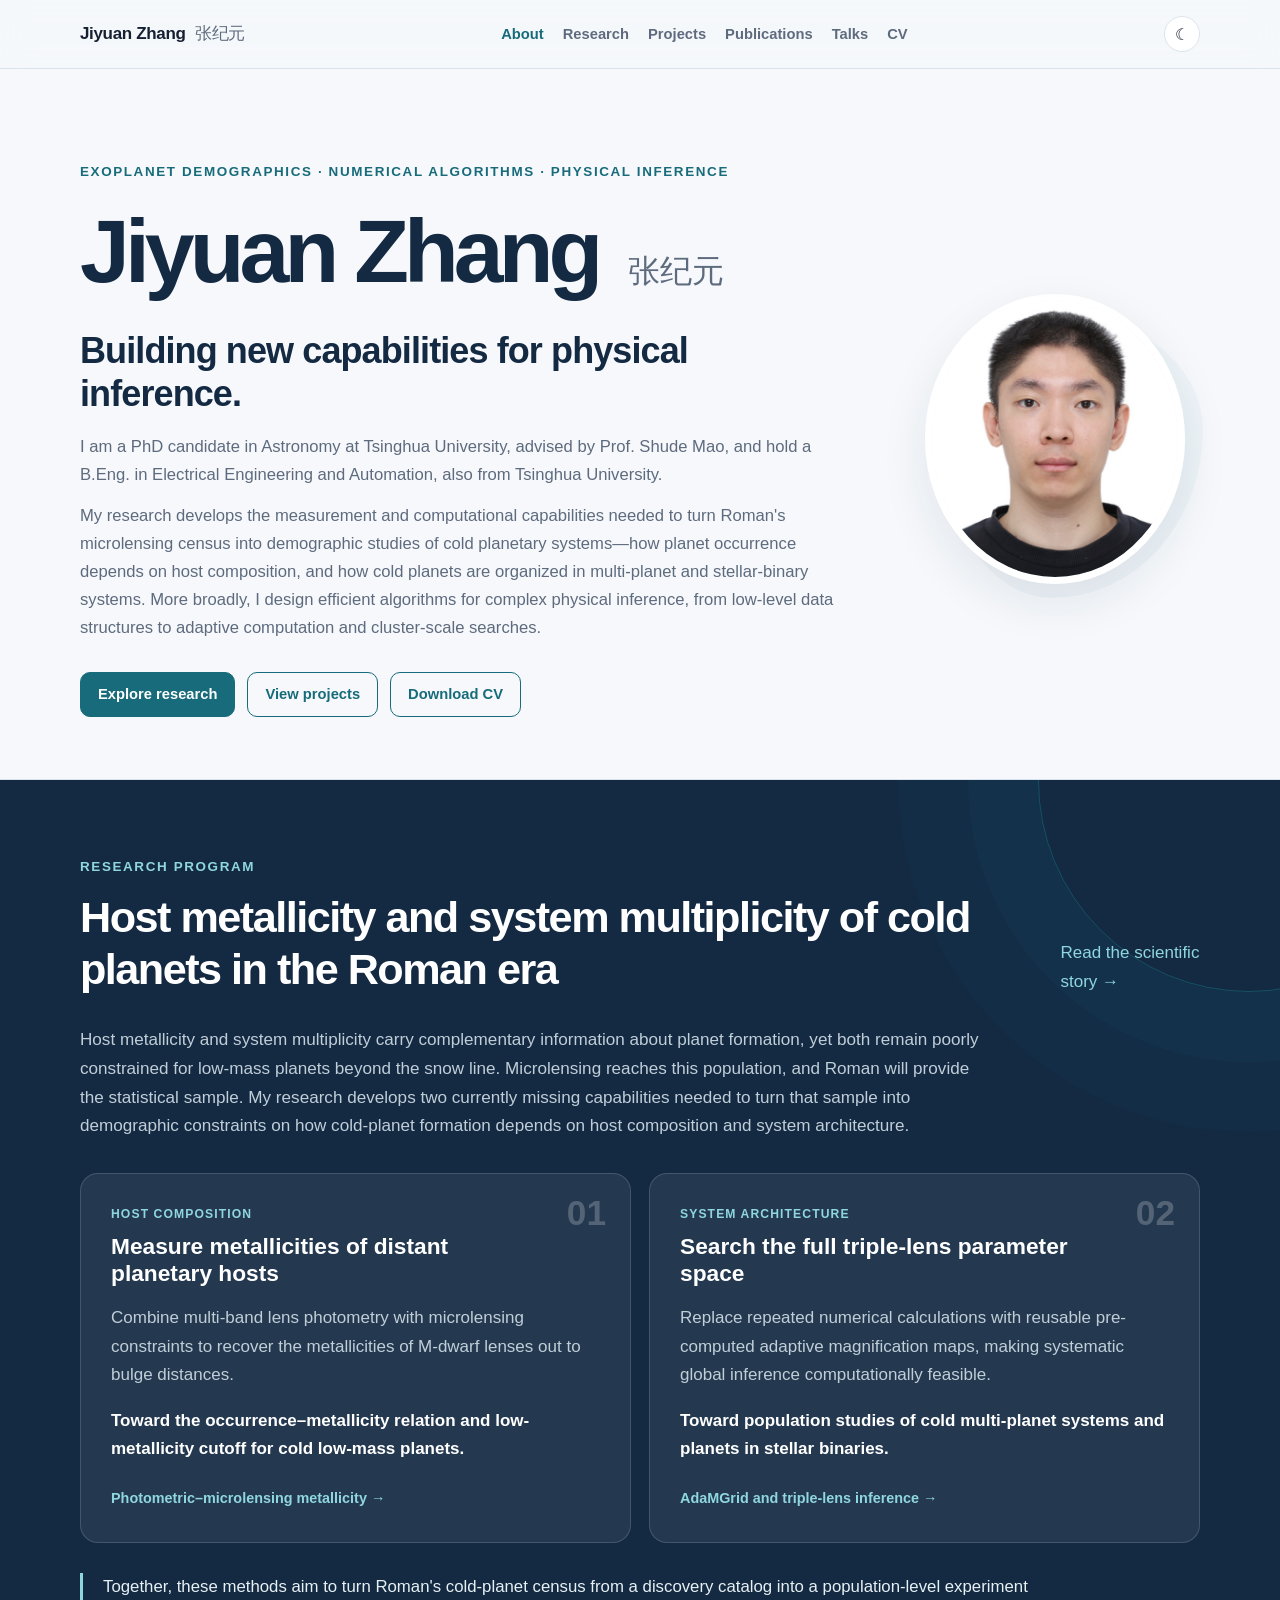
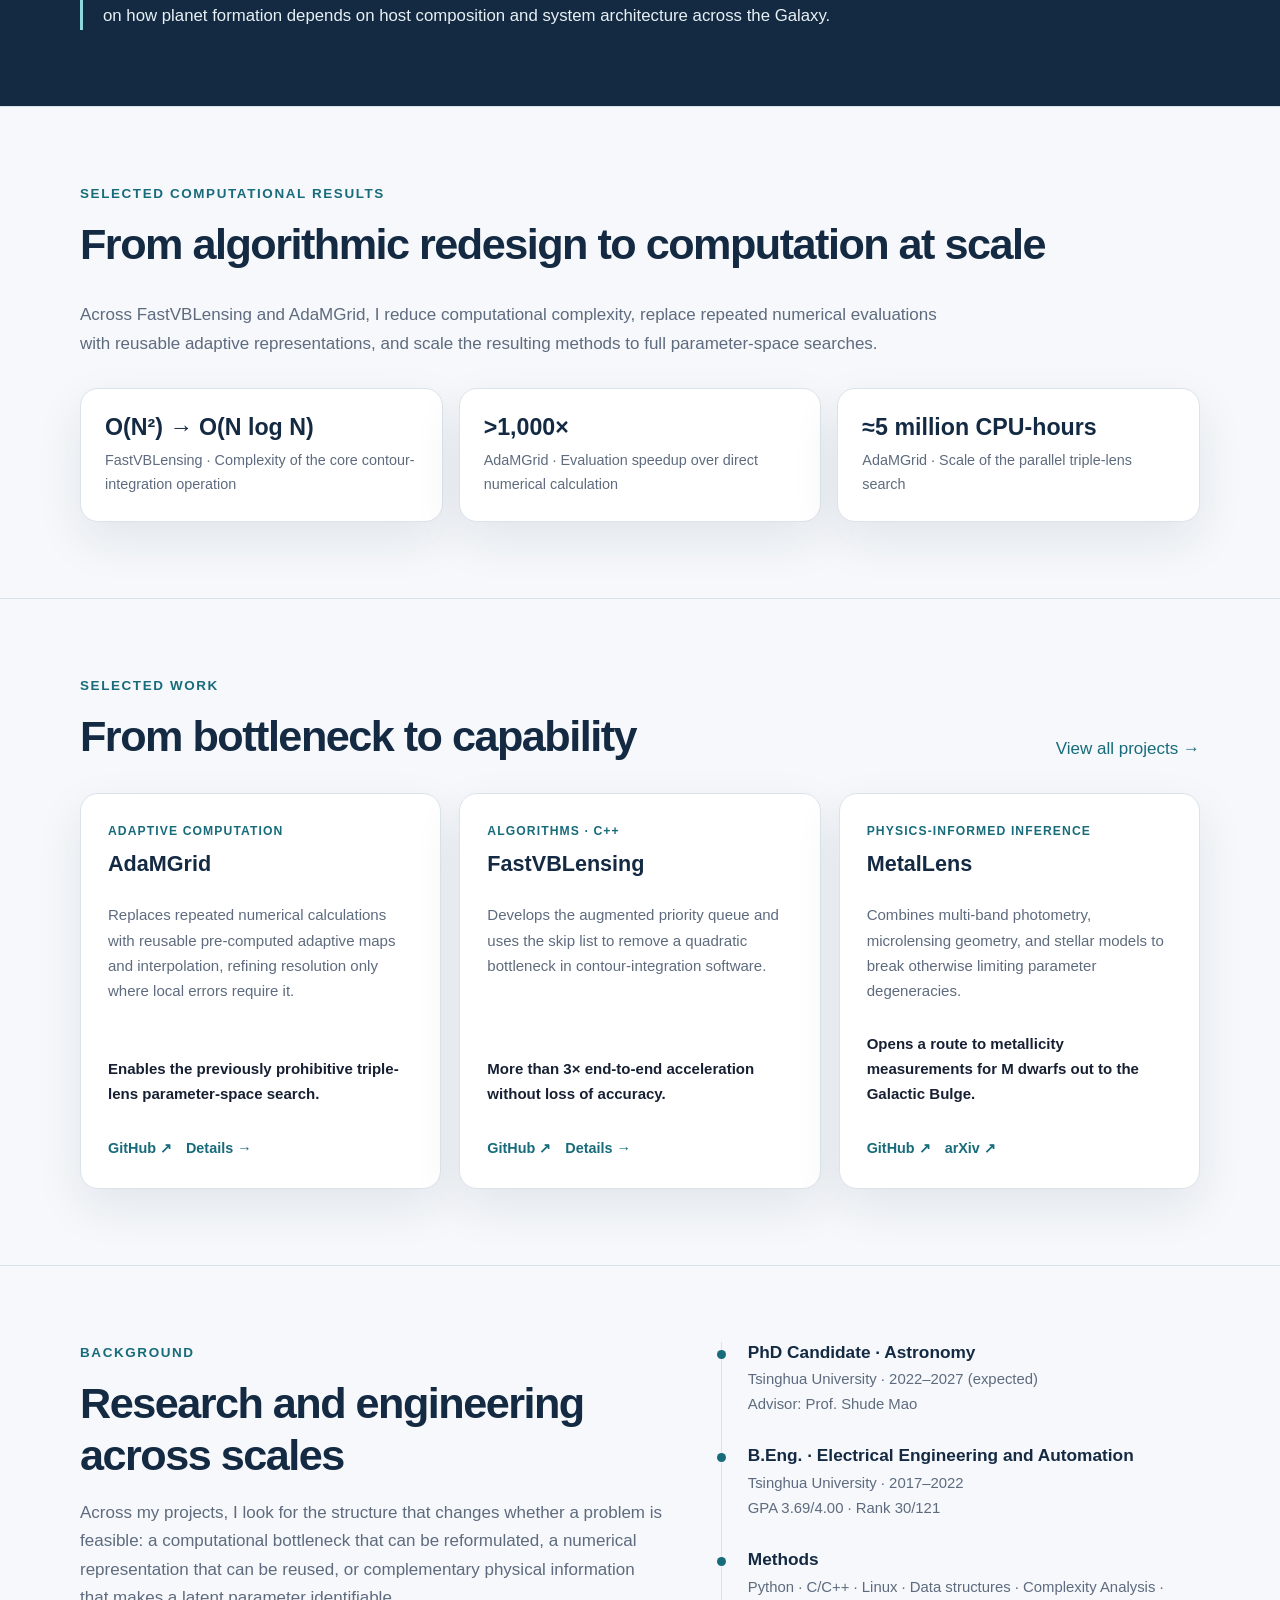
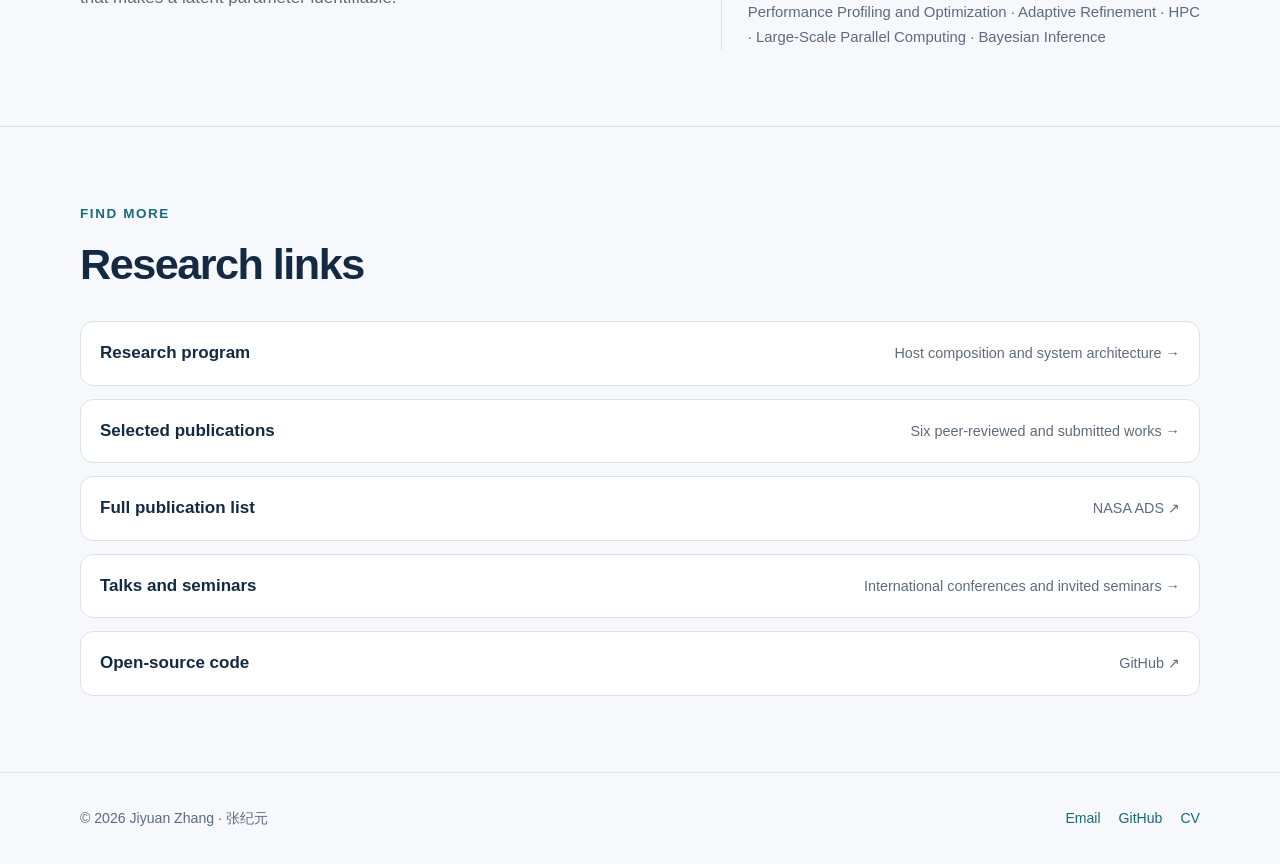
<file: index.html>
<!doctype html>
<html lang="en">
<head>
  <meta charset="utf-8">
  <meta name="viewport" content="width=device-width, initial-scale=1">
  <meta name="description" content="Jiyuan Zhang develops new measurement and computational capabilities to study host metallicity and system multiplicity of cold planets in the Roman era.">
  <meta property="og:title" content="Jiyuan Zhang · Host Metallicity and System Multiplicity of Cold Planets">
  <meta property="og:description" content="New measurement and computational capabilities for cold-planet demographics in the Roman era.">
  <meta property="og:type" content="website">
  <meta property="og:url" content="https://zhangjiyuan22.github.io/">
  <meta property="og:image" content="https://zhangjiyuan22.github.io/assets/profile.png">
  <title>Jiyuan Zhang · 张纪元</title>
  <link rel="icon" href="assets/favicon.svg" type="image/svg+xml">
  <link rel="stylesheet" href="assets/styles.css">
  <script type="application/ld+json">
  {
    "@context": "https://schema.org",
    "@type": "Person",
    "name": "Jiyuan Zhang",
    "alternateName": "张纪元",
    "affiliation": {"@type": "CollegeOrUniversity", "name": "Tsinghua University"},
    "email": "mailto:zhangjy22@mails.tsinghua.edu.cn",
    "url": "https://zhangjiyuan22.github.io/",
    "sameAs": [
      "https://github.com/zhangjiyuan22",
      "https://ui.adsabs.harvard.edu/public-libraries/MH4K5mXeRz2JETnLL0yPbg"
    ]
  }
  </script>
</head>
<body>
  <header class="site-header">
    <nav class="nav container" aria-label="Primary navigation">
      <a class="brand" href="index.html">Jiyuan Zhang <span>张纪元</span></a>
      <div class="nav-links">
        <a class="active" href="index.html">About</a>
        <a href="research.html">Research</a>
        <a href="projects.html">Projects</a>
        <a href="publications.html">Publications</a>
        <a href="talks.html">Talks</a>
        <a href="cv.html">CV</a>
      </div>
      <button class="theme-toggle" type="button" aria-label="Use dark theme">☾</button>
    </nav>
  </header>

  <main>
    <section class="hero container">
      <div>
        <p class="eyebrow">Exoplanet demographics · Numerical algorithms · Physical inference</p>
        <h1>Jiyuan Zhang <span class="cn-name">张纪元</span></h1>
        <h2>Building new capabilities for physical inference.</h2>
        <p class="hero-copy">I am a PhD candidate in Astronomy at Tsinghua University, advised by Prof. Shude Mao, and hold a B.Eng. in Electrical Engineering and Automation, also from Tsinghua University.</p>
        <p class="hero-copy">My research develops the measurement and computational capabilities needed to turn Roman's microlensing census into demographic studies of cold planetary systems—how planet occurrence depends on host composition, and how cold planets are organized in multi-planet and stellar-binary systems. More broadly, I design efficient algorithms for complex physical inference, from low-level data structures to adaptive computation and cluster-scale searches.</p>
        <div class="hero-actions">
          <a class="button primary" href="research.html">Explore research</a>
          <a class="button secondary" href="projects.html">View projects</a>
          <a class="button secondary" href="assets/Jiyuan_Zhang_CV.pdf">Download CV</a>
        </div>
      </div>
      <div class="portrait-wrap">
        <img class="portrait" src="assets/profile.png" alt="Portrait of Jiyuan Zhang" width="290" height="290">
      </div>
    </section>

    <section class="section research-program-section">
      <div class="container">
        <div class="section-head research-heading">
          <div>
            <p class="eyebrow">Research program</p>
            <h2>Host metallicity and system multiplicity of cold planets in the Roman era</h2>
          </div>
          <a href="research.html">Read the scientific story →</a>
        </div>
        <p class="section-lede">Host metallicity and system multiplicity carry complementary information about planet formation, yet both remain poorly constrained for low-mass planets beyond the snow line. Microlensing reaches this population, and Roman will provide the statistical sample. My research develops two currently missing capabilities needed to turn that sample into demographic constraints on how cold-planet formation depends on host composition and system architecture.</p>
        <div class="research-pillars">
          <article class="pillar-card">
            <span class="pillar-number">01</span>
            <p class="kicker">Host composition</p>
            <h3>Measure metallicities of distant planetary hosts</h3>
            <p>Combine multi-band lens photometry with microlensing constraints to recover the metallicities of M-dwarf lenses out to bulge distances.</p>
            <p class="pillar-outcome">Toward the occurrence–metallicity relation and low-metallicity cutoff for cold low-mass planets.</p>
            <a href="research.html#metallicity">Photometric–microlensing metallicity →</a>
          </article>
          <article class="pillar-card">
            <span class="pillar-number">02</span>
            <p class="kicker">System architecture</p>
            <h3>Search the full triple-lens parameter space</h3>
            <p>Replace repeated numerical calculations with reusable pre-computed adaptive magnification maps, making systematic global inference computationally feasible.</p>
            <p class="pillar-outcome">Toward population studies of cold multi-planet systems and planets in stellar binaries.</p>
            <a href="research.html#multiplicity">AdaMGrid and triple-lens inference →</a>
          </article>
        </div>
        <p class="program-synthesis">Together, these methods aim to turn Roman's cold-planet census from a discovery catalog into a population-level experiment on how planet formation depends on host composition and system architecture across the Galaxy.</p>
      </div>
    </section>

    <section class="section metrics-section" aria-label="Selected computational results">
      <div class="container">
        <div class="section-head">
          <div>
            <p class="eyebrow">Selected computational results</p>
            <h2>From algorithmic redesign to computation at scale</h2>
          </div>
        </div>
    
        <p class="section-intro">
          Across FastVBLensing and AdaMGrid, I reduce computational complexity,
          replace repeated numerical evaluations with reusable adaptive
          representations, and scale the resulting methods to full
          parameter-space searches.
        </p>
    
        <div class="metric-grid">
          <div class="metric">
            <strong>O(N²) → O(N log N)</strong>
            <span>FastVBLensing · Complexity of the core contour-integration operation</span>
          </div>
    
          <div class="metric">
            <strong>&gt;1,000×</strong>
            <span>AdaMGrid · Evaluation speedup over direct numerical calculation</span>
          </div>
    
          <div class="metric">
            <strong>≈5 million CPU-hours</strong>
            <span>AdaMGrid · Scale of the parallel triple-lens search</span>
          </div>
        </div>
      </div>
    </section>

    <section class="section">
      <div class="container">
        <div class="section-head">
          <div>
            <p class="eyebrow">Selected work</p>
            <h2>From bottleneck to capability</h2>
          </div>
          <a href="projects.html">View all projects →</a>
        </div>
        <div class="card-grid">
          <article class="card">
            <span class="kicker">Adaptive computation</span>
            <h3>AdaMGrid</h3>
            <p>Replaces repeated numerical calculations with reusable pre-computed adaptive maps and interpolation, refining resolution only where local errors require it.</p>
            <p class="result">Enables the previously prohibitive triple-lens parameter-space search.</p>
            <div class="card-links"><a href="https://github.com/zhangjiyuan22/AdaMGrid">GitHub ↗</a><a href="projects.html#adamgrid">Details →</a></div>
          </article>
          <article class="card">
            <span class="kicker">Algorithms · C++</span>
            <h3>FastVBLensing</h3>
            <p>Develops the augmented priority queue and uses the skip list to remove a quadratic bottleneck in contour-integration software.</p>
            <p class="result">More than 3× end-to-end acceleration without loss of accuracy.</p>
            <div class="card-links"><a href="https://github.com/zhangjiyuan22/FastVBLensing">GitHub ↗</a><a href="projects.html#fastvblensing">Details →</a></div>
          </article>
          <article class="card">
            <span class="kicker">Physics-informed inference</span>
            <h3>MetalLens</h3>
            <p>Combines multi-band photometry, microlensing geometry, and stellar models to break otherwise limiting parameter degeneracies.</p>
            <p class="result">Opens a route to metallicity measurements for M dwarfs out to the Galactic Bulge.</p>
            <div class="card-links"><a href="https://github.com/zhangjiyuan22/MetalLens">GitHub ↗</a><a href="https://arxiv.org/abs/2609.05265">arXiv ↗</a></div>
          </article>
        </div>
      </div>
    </section>

    <section class="section">
      <div class="container split">
        <div>
          <p class="eyebrow">Background</p>
          <h2>Research and engineering across scales</h2>
          <p class="section-intro">Across my projects, I look for the structure that changes whether a problem is feasible: a computational bottleneck that can be reformulated, a numerical representation that can be reused, or complementary physical information that makes a latent parameter identifiable.</p>
        </div>
        <div class="timeline">
          <div class="timeline-item">
            <h3>PhD Candidate · Astronomy</h3>
            <p>Tsinghua University · 2022–2027 (expected)<br>Advisor: Prof. Shude Mao</p>
          </div>
          <div class="timeline-item">
            <h3>B.Eng. · Electrical Engineering and Automation</h3>
            <p>Tsinghua University · 2017–2022<br>GPA 3.69/4.00 · Rank 30/121</p>
          </div>
          <div class="timeline-item">
            <h3>Methods</h3>
            <p>Python · C/C++ · Linux · Data structures · Complexity Analysis · Performance Profiling and Optimization · Adaptive Refinement · HPC · Large-Scale Parallel Computing · Bayesian Inference</p>
          </div>
        </div>
      </div>
    </section>

    <section class="section">
      <div class="container">
        <div class="section-head">
          <div><p class="eyebrow">Find more</p><h2>Research links</h2></div>
        </div>
        <div class="link-list">
          <a class="link-row" href="research.html"><strong>Research program</strong><span>Host composition and system architecture →</span></a>
          <a class="link-row" href="publications.html"><strong>Selected publications</strong><span>Six peer-reviewed and submitted works →</span></a>
          <a class="link-row" href="https://ui.adsabs.harvard.edu/public-libraries/MH4K5mXeRz2JETnLL0yPbg"><strong>Full publication list</strong><span>NASA ADS ↗</span></a>
          <a class="link-row" href="talks.html"><strong>Talks and seminars</strong><span>International conferences and invited seminars →</span></a>
          <a class="link-row" href="https://github.com/zhangjiyuan22"><strong>Open-source code</strong><span>GitHub ↗</span></a>
        </div>
      </div>
    </section>
  </main>

  <footer class="site-footer">
    <div class="container footer-inner">
      <span>© 2026 Jiyuan Zhang · 张纪元</span>
      <div class="footer-links"><a href="mailto:zhangjy22@mails.tsinghua.edu.cn">Email</a><a href="https://github.com/zhangjiyuan22">GitHub</a><a href="assets/Jiyuan_Zhang_CV.pdf">CV</a></div>
    </div>
  </footer>
  <script src="assets/site.js"></script>
</body>
</html>
</file>
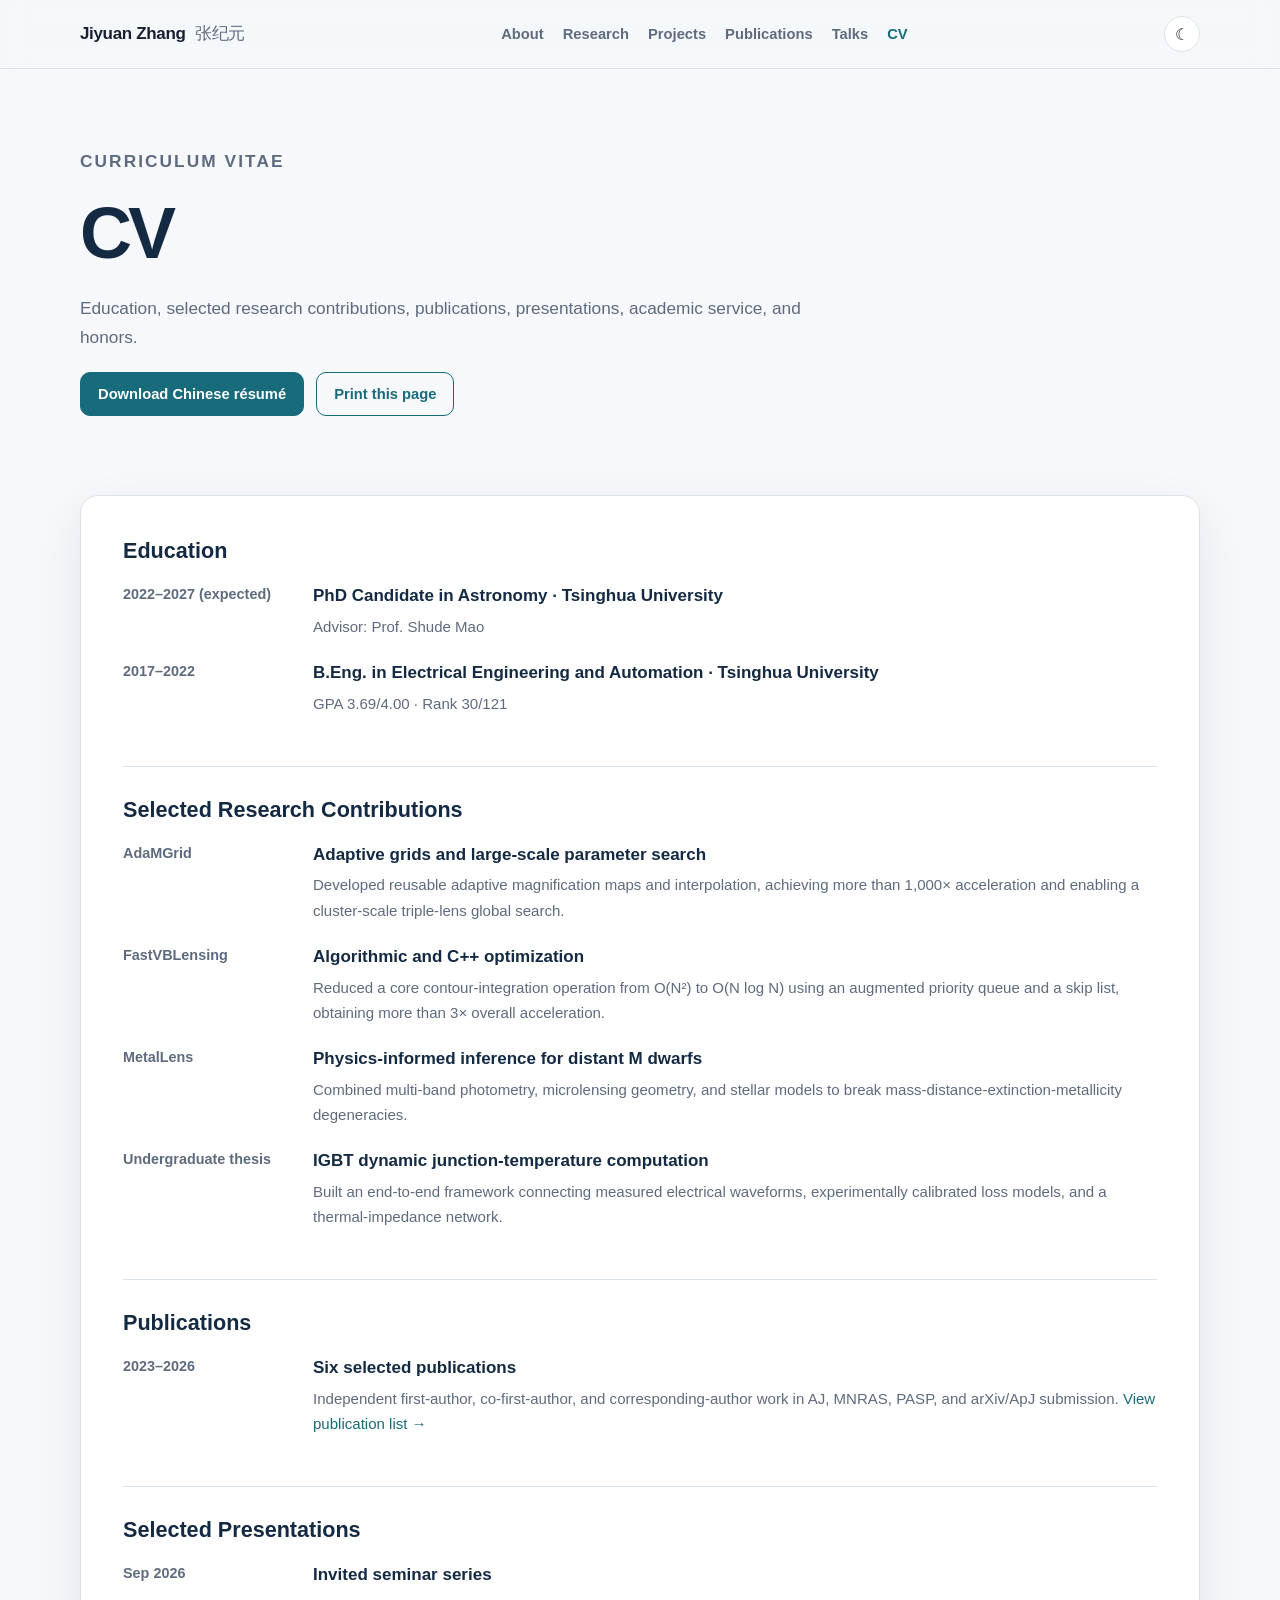
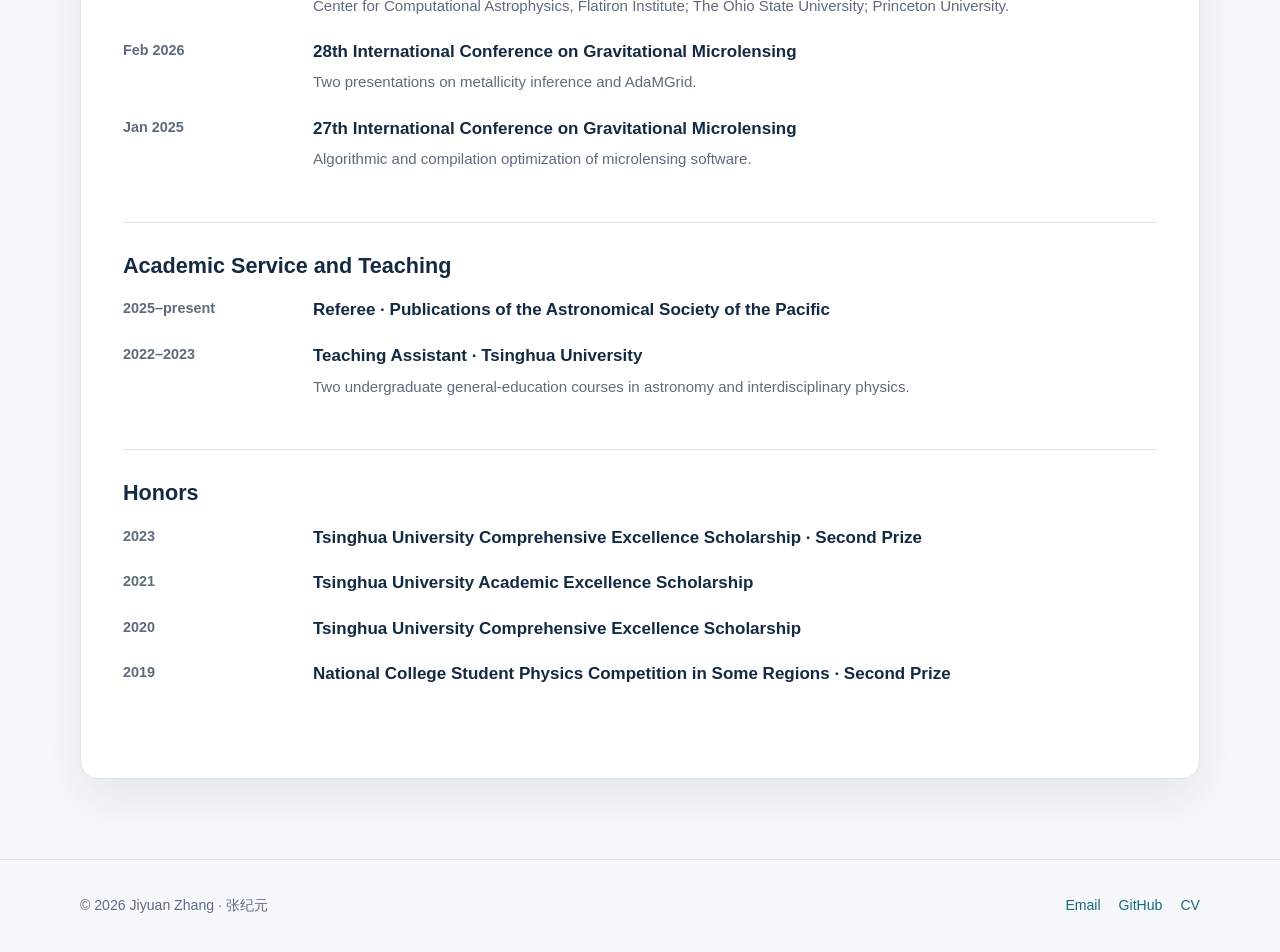
<file: cv.html>
<!doctype html>
<html lang="en">
<head>
  <meta charset="utf-8"><meta name="viewport" content="width=device-width, initial-scale=1">
  <meta name="description" content="Curriculum vitae of Jiyuan Zhang.">
  <title>CV · Jiyuan Zhang</title>
  <link rel="icon" href="assets/favicon.svg" type="image/svg+xml"><link rel="stylesheet" href="assets/styles.css">
</head>
<body>
  <header class="site-header"><nav class="nav container" aria-label="Primary navigation"><a class="brand" href="index.html">Jiyuan Zhang <span>张纪元</span></a><div class="nav-links"><a href="index.html">About</a><a href="research.html">Research</a><a href="projects.html">Projects</a><a href="publications.html">Publications</a><a href="talks.html">Talks</a><a class="active" href="cv.html">CV</a></div><button class="theme-toggle" type="button" aria-label="Use dark theme">☾</button></nav></header>
  <main>
    <section class="page-hero container"><p class="eyebrow">Curriculum vitae</p><h1>CV</h1><p>Education, selected research contributions, publications, presentations, academic service, and honors.</p><div class="cv-actions"><a class="button primary" href="assets/Jiyuan_Zhang_CV.pdf" download>Download Chinese résumé</a><button class="button secondary" type="button" onclick="window.print()">Print this page</button></div></section>
    <section class="container">
      <div class="cv-sheet">
        <section class="cv-section">
          <h2>Education</h2>
          <div class="cv-row"><div class="cv-date">2022–2027 (expected)</div><div class="cv-entry"><strong>PhD Candidate in Astronomy · Tsinghua University</strong><p>Advisor: Prof. Shude Mao</p></div></div>
          <div class="cv-row"><div class="cv-date">2017–2022</div><div class="cv-entry"><strong>B.Eng. in Electrical Engineering and Automation · Tsinghua University</strong><p>GPA 3.69/4.00 · Rank 30/121</p></div></div>
        </section>
        <section class="cv-section">
          <h2>Selected Research Contributions</h2>
          <div class="cv-row"><div class="cv-date">AdaMGrid</div><div class="cv-entry"><strong>Adaptive grids and large-scale parameter search</strong><p>Developed reusable adaptive magnification maps and interpolation, achieving more than 1,000× acceleration and enabling a cluster-scale triple-lens global search.</p></div></div>
          <div class="cv-row"><div class="cv-date">FastVBLensing</div><div class="cv-entry"><strong>Algorithmic and C++ optimization</strong><p>Reduced a core contour-integration operation from O(N²) to O(N log N) using an augmented priority queue and a skip list, obtaining more than 3× overall acceleration.</p></div></div>
          <div class="cv-row"><div class="cv-date">MetalLens</div><div class="cv-entry"><strong>Physics-informed inference for distant M dwarfs</strong><p>Combined multi-band photometry, microlensing geometry, and stellar models to break mass-distance-extinction-metallicity degeneracies.</p></div></div>
          <div class="cv-row"><div class="cv-date">Undergraduate thesis</div><div class="cv-entry"><strong>IGBT dynamic junction-temperature computation</strong><p>Built an end-to-end framework connecting measured electrical waveforms, experimentally calibrated loss models, and a thermal-impedance network.</p></div></div>
        </section>
        <section class="cv-section">
          <h2>Publications</h2>
          <div class="cv-row"><div class="cv-date">2023–2026</div><div class="cv-entry"><strong>Six selected publications</strong><p>Independent first-author, co-first-author, and corresponding-author work in AJ, MNRAS, PASP, and arXiv/ApJ submission. <a href="publications.html">View publication list →</a></p></div></div>
        </section>
        <section class="cv-section">
          <h2>Selected Presentations</h2>
          <div class="cv-row"><div class="cv-date">Sep 2026</div><div class="cv-entry"><strong>Invited seminar series</strong><p>Center for Computational Astrophysics, Flatiron Institute; The Ohio State University; Princeton University.</p></div></div>
          <div class="cv-row"><div class="cv-date">Feb 2026</div><div class="cv-entry"><strong>28th International Conference on Gravitational Microlensing</strong><p>Two presentations on metallicity inference and AdaMGrid.</p></div></div>
          <div class="cv-row"><div class="cv-date">Jan 2025</div><div class="cv-entry"><strong>27th International Conference on Gravitational Microlensing</strong><p>Algorithmic and compilation optimization of microlensing software.</p></div></div>
        </section>
        <section class="cv-section">
          <h2>Academic Service and Teaching</h2>
          <div class="cv-row"><div class="cv-date">2025–present</div><div class="cv-entry"><strong>Referee · Publications of the Astronomical Society of the Pacific</strong></div></div>
          <div class="cv-row"><div class="cv-date">2022–2023</div><div class="cv-entry"><strong>Teaching Assistant · Tsinghua University</strong><p>Two undergraduate general-education courses in astronomy and interdisciplinary physics.</p></div></div>
        </section>
        <section class="cv-section">
          <h2>Honors</h2>
          <div class="cv-row"><div class="cv-date">2023</div><div class="cv-entry"><strong>Tsinghua University Comprehensive Excellence Scholarship · Second Prize</strong></div></div>
          <div class="cv-row"><div class="cv-date">2021</div><div class="cv-entry"><strong>Tsinghua University Academic Excellence Scholarship</strong></div></div>
          <div class="cv-row"><div class="cv-date">2020</div><div class="cv-entry"><strong>Tsinghua University Comprehensive Excellence Scholarship</strong></div></div>
          <div class="cv-row"><div class="cv-date">2019</div><div class="cv-entry"><strong>National College Student Physics Competition in Some Regions · Second Prize</strong></div></div>
        </section>
      </div>
    </section>
  </main>
  <footer class="site-footer"><div class="container footer-inner"><span>© 2026 Jiyuan Zhang · 张纪元</span><div class="footer-links"><a href="mailto:zhangjy22@mails.tsinghua.edu.cn">Email</a><a href="https://github.com/zhangjiyuan22">GitHub</a><a href="assets/Jiyuan_Zhang_CV.pdf">CV</a></div></div></footer>
  <script src="assets/site.js"></script>
</body>
</html>
</file>
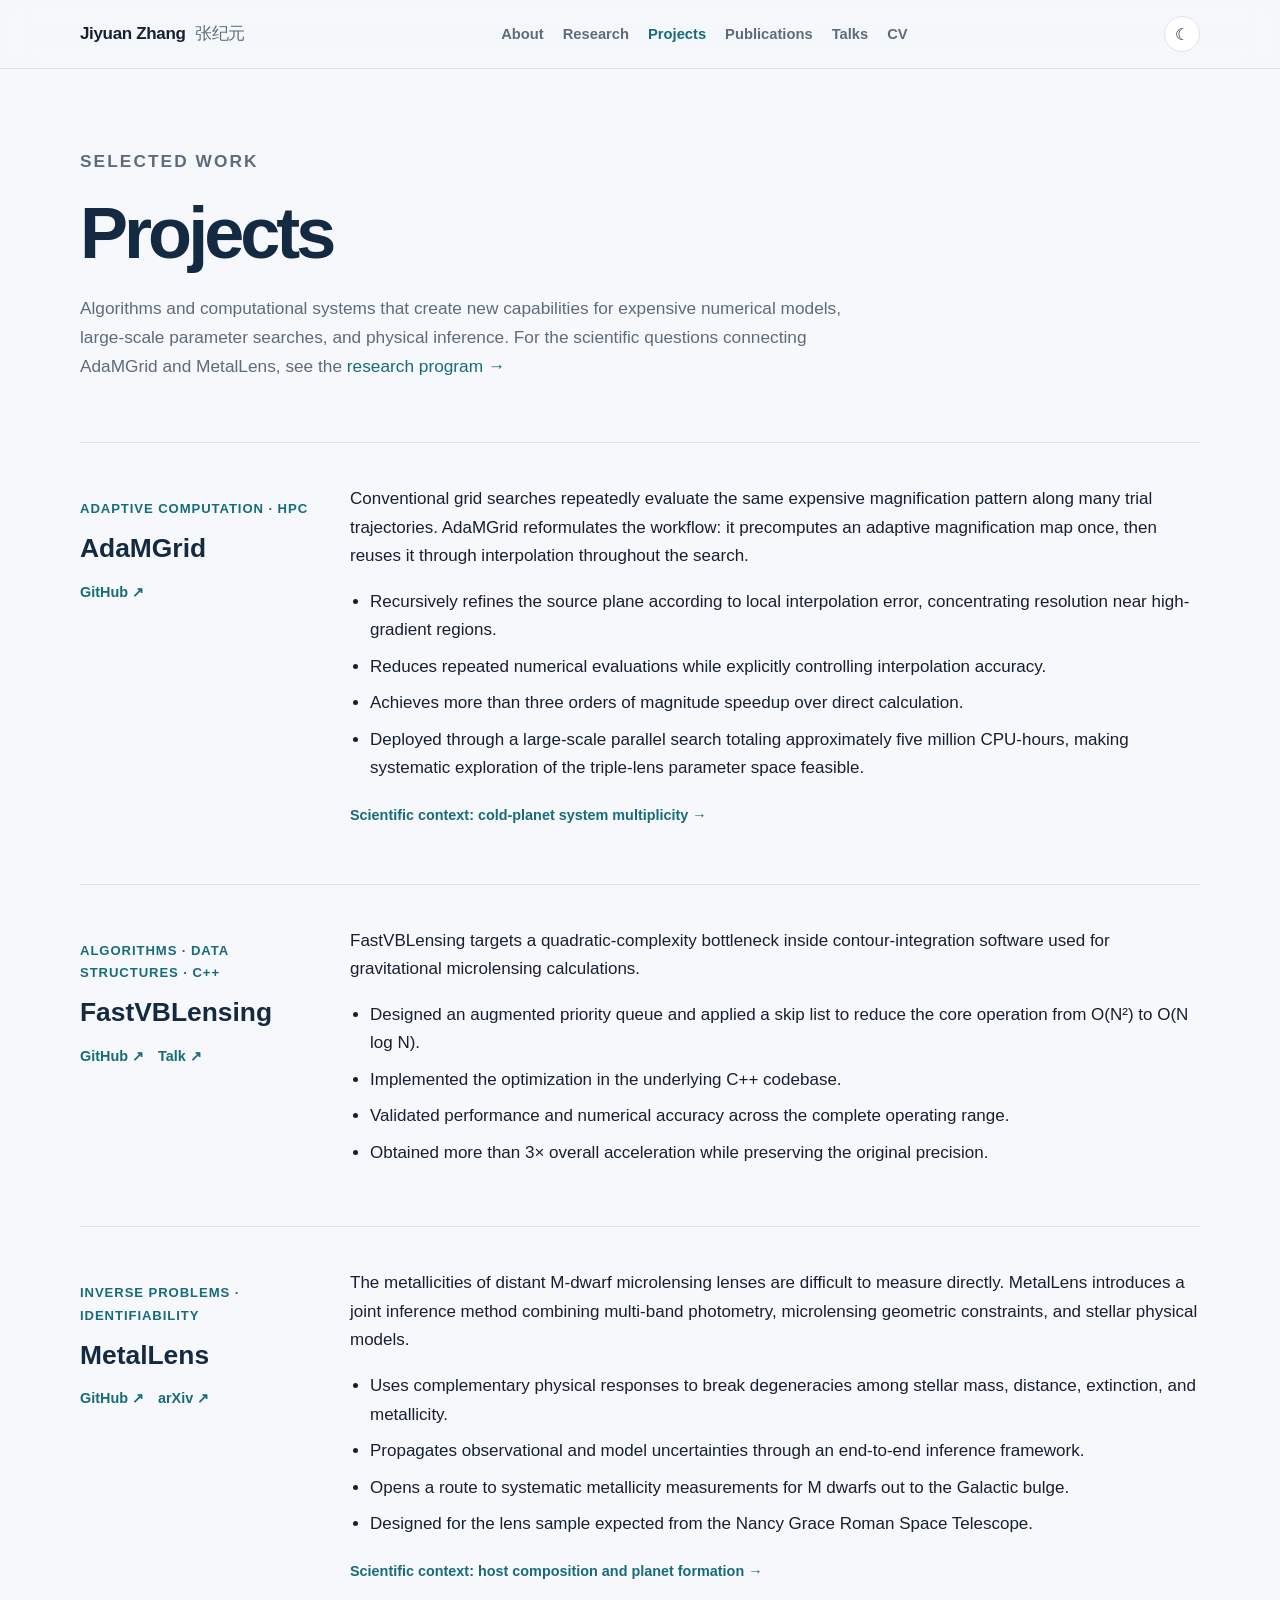
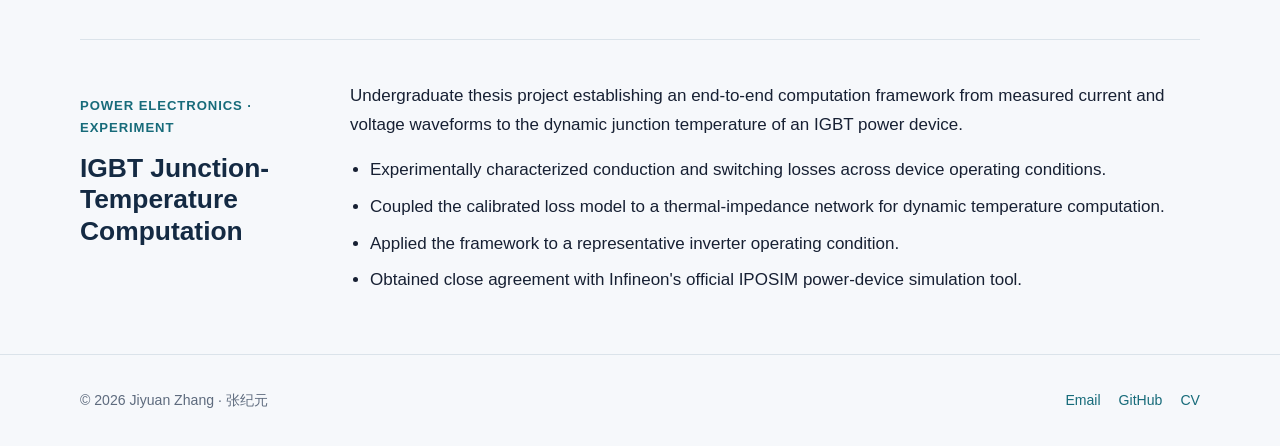
<file: projects.html>
<!doctype html>
<html lang="en">
<head>
  <meta charset="utf-8"><meta name="viewport" content="width=device-width, initial-scale=1">
  <meta name="description" content="Selected numerical algorithms and physical inference projects by Jiyuan Zhang.">
  <title>Projects · Jiyuan Zhang</title>
  <link rel="icon" href="assets/favicon.svg" type="image/svg+xml"><link rel="stylesheet" href="assets/styles.css">
</head>
<body>
  <header class="site-header"><nav class="nav container" aria-label="Primary navigation"><a class="brand" href="index.html">Jiyuan Zhang <span>张纪元</span></a><div class="nav-links"><a href="index.html">About</a><a href="research.html">Research</a><a class="active" href="projects.html">Projects</a><a href="publications.html">Publications</a><a href="talks.html">Talks</a><a href="cv.html">CV</a></div><button class="theme-toggle" type="button" aria-label="Use dark theme">☾</button></nav></header>
  <main>
    <section class="page-hero container"><p class="eyebrow">Selected work</p><h1>Projects</h1><p>Algorithms and computational systems that create new capabilities for expensive numerical models, large-scale parameter searches, and physical inference. For the scientific questions connecting AdaMGrid and MetalLens, see the <a href="research.html">research program →</a></p></section>
    <div class="container">
      <article class="project-detail" id="adamgrid">
        <div><p class="project-meta">Adaptive computation · HPC</p><h2>AdaMGrid</h2><div class="card-links"><a href="https://github.com/zhangjiyuan22/AdaMGrid">GitHub ↗</a></div></div>
        <div class="project-body"><p>Conventional grid searches repeatedly evaluate the same expensive magnification pattern along many trial trajectories. AdaMGrid reformulates the workflow: it precomputes an adaptive magnification map once, then reuses it through interpolation throughout the search.</p><ul><li>Recursively refines the source plane according to local interpolation error, concentrating resolution near high-gradient regions.</li><li>Reduces repeated numerical evaluations while explicitly controlling interpolation accuracy.</li><li>Achieves more than three orders of magnitude speedup over direct calculation.</li><li>Deployed through a large-scale parallel search totaling approximately five million CPU-hours, making systematic exploration of the triple-lens parameter space feasible.</li></ul><p class="project-context"><a href="research.html#multiplicity">Scientific context: cold-planet system multiplicity →</a></p></div>
      </article>
      <article class="project-detail" id="fastvblensing">
        <div><p class="project-meta">Algorithms · Data structures · C++</p><h2>FastVBLensing</h2><div class="card-links"><a href="https://github.com/zhangjiyuan22/FastVBLensing">GitHub ↗</a><a href="https://www.youtube.com/watch?v=LREitrjWqio">Talk ↗</a></div></div>
        <div class="project-body"><p>FastVBLensing targets a quadratic-complexity bottleneck inside contour-integration software used for gravitational microlensing calculations.</p><ul><li>Designed an augmented priority queue and applied a skip list to reduce the core operation from O(N²) to O(N log N).</li><li>Implemented the optimization in the underlying C++ codebase.</li><li>Validated performance and numerical accuracy across the complete operating range.</li><li>Obtained more than 3× overall acceleration while preserving the original precision.</li></ul></div>
      </article>
      <article class="project-detail" id="metallens">
        <div><p class="project-meta">Inverse problems · Identifiability</p><h2>MetalLens</h2><div class="card-links"><a href="https://github.com/zhangjiyuan22/MetalLens">GitHub ↗</a><a href="https://arxiv.org/abs/2609.05265">arXiv ↗</a></div></div>
        <div class="project-body"><p>The metallicities of distant M-dwarf microlensing lenses are difficult to measure directly. MetalLens introduces a joint inference method combining multi-band photometry, microlensing geometric constraints, and stellar physical models.</p><ul><li>Uses complementary physical responses to break degeneracies among stellar mass, distance, extinction, and metallicity.</li><li>Propagates observational and model uncertainties through an end-to-end inference framework.</li><li>Opens a route to systematic metallicity measurements for M dwarfs out to the Galactic bulge.</li><li>Designed for the lens sample expected from the Nancy Grace Roman Space Telescope.</li></ul><p class="project-context"><a href="research.html#metallicity">Scientific context: host composition and planet formation →</a></p></div>
      </article>
      <article class="project-detail" id="igbt">
        <div><p class="project-meta">Power electronics · Experiment</p><h2>IGBT Junction-Temperature Computation</h2></div>
        <div class="project-body"><p>Undergraduate thesis project establishing an end-to-end computation framework from measured current and voltage waveforms to the dynamic junction temperature of an IGBT power device.</p><ul><li>Experimentally characterized conduction and switching losses across device operating conditions.</li><li>Coupled the calibrated loss model to a thermal-impedance network for dynamic temperature computation.</li><li>Applied the framework to a representative inverter operating condition.</li><li>Obtained close agreement with Infineon's official IPOSIM power-device simulation tool.</li></ul></div>
      </article>
    </div>
  </main>
  <footer class="site-footer"><div class="container footer-inner"><span>© 2026 Jiyuan Zhang · 张纪元</span><div class="footer-links"><a href="mailto:zhangjy22@mails.tsinghua.edu.cn">Email</a><a href="https://github.com/zhangjiyuan22">GitHub</a><a href="assets/Jiyuan_Zhang_CV.pdf">CV</a></div></div></footer>
  <script src="assets/site.js"></script>
</body>
</html>
</file>
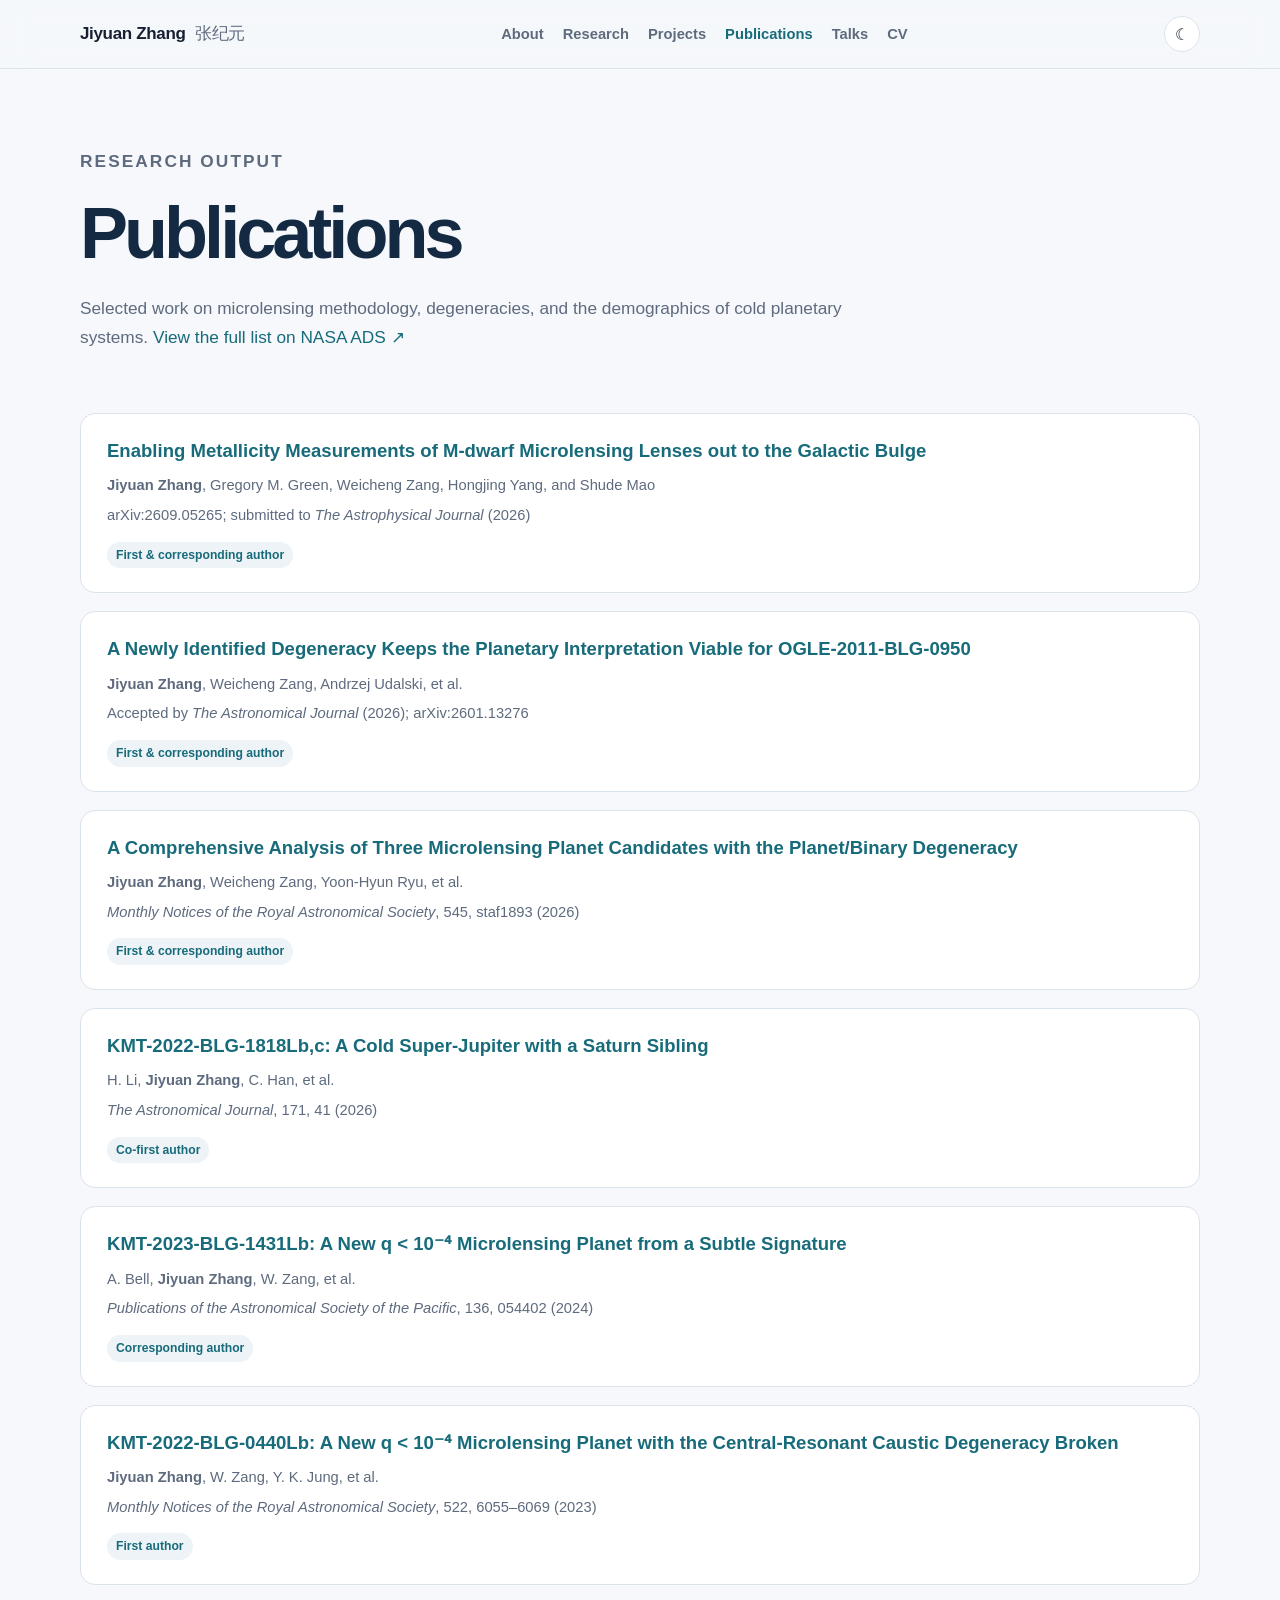
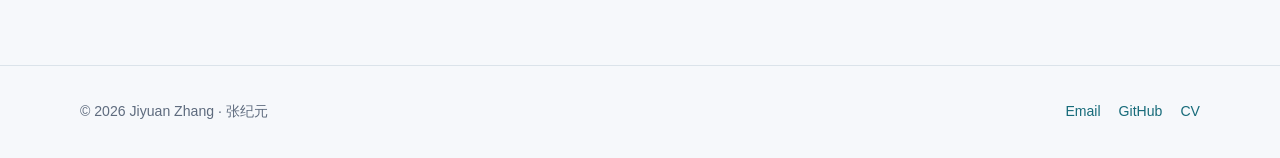
<file: publications.html>
<!doctype html>
<html lang="en">
<head>
  <meta charset="utf-8"><meta name="viewport" content="width=device-width, initial-scale=1">
  <meta name="description" content="Selected publications by Jiyuan Zhang on gravitational microlensing, exoplanets, and numerical methods.">
  <title>Publications · Jiyuan Zhang</title>
  <link rel="icon" href="assets/favicon.svg" type="image/svg+xml"><link rel="stylesheet" href="assets/styles.css">
</head>
<body>
  <header class="site-header"><nav class="nav container" aria-label="Primary navigation"><a class="brand" href="index.html">Jiyuan Zhang <span>张纪元</span></a><div class="nav-links"><a href="index.html">About</a><a href="research.html">Research</a><a href="projects.html">Projects</a><a class="active" href="publications.html">Publications</a><a href="talks.html">Talks</a><a href="cv.html">CV</a></div><button class="theme-toggle" type="button" aria-label="Use dark theme">☾</button></nav></header>
  <main>
    <section class="page-hero container"><p class="eyebrow">Research output</p><h1>Publications</h1><p>Selected work on microlensing methodology, degeneracies, and the demographics of cold planetary systems. <a href="https://ui.adsabs.harvard.edu/public-libraries/MH4K5mXeRz2JETnLL0yPbg">View the full list on NASA ADS ↗</a></p></section>
    <section class="publication-list container">
      <article class="publication"><h2><a href="https://arxiv.org/abs/2609.05265">Enabling Metallicity Measurements of M-dwarf Microlensing Lenses out to the Galactic Bulge</a></h2><p><strong>Jiyuan Zhang</strong>, Gregory M. Green, Weicheng Zang, Hongjing Yang, and Shude Mao</p><p>arXiv:2609.05265; submitted to <em>The Astrophysical Journal</em> (2026)</p><span class="tag">First & corresponding author</span></article>
      <article class="publication"><h2><a href="https://arxiv.org/abs/2601.13276">A Newly Identified Degeneracy Keeps the Planetary Interpretation Viable for OGLE-2011-BLG-0950</a></h2><p><strong>Jiyuan Zhang</strong>, Weicheng Zang, Andrzej Udalski, et al.</p><p>Accepted by <em>The Astronomical Journal</em> (2026); arXiv:2601.13276</p><span class="tag">First & corresponding author</span></article>
      <article class="publication"><h2><a href="https://doi.org/10.1093/mnras/staf1893">A Comprehensive Analysis of Three Microlensing Planet Candidates with the Planet/Binary Degeneracy</a></h2><p><strong>Jiyuan Zhang</strong>, Weicheng Zang, Yoon-Hyun Ryu, et al.</p><p><em>Monthly Notices of the Royal Astronomical Society</em>, 545, staf1893 (2026)</p><span class="tag">First & corresponding author</span></article>
      <article class="publication"><h2><a href="https://doi.org/10.3847/1538-3881/ae1b8f">KMT-2022-BLG-1818Lb,c: A Cold Super-Jupiter with a Saturn Sibling</a></h2><p>H. Li, <strong>Jiyuan Zhang</strong>, C. Han, et al.</p><p><em>The Astronomical Journal</em>, 171, 41 (2026)</p><span class="tag">Co-first author</span></article>
      <article class="publication"><h2><a href="https://doi.org/10.1088/1538-3873/ad48b8">KMT-2023-BLG-1431Lb: A New q &lt; 10⁻⁴ Microlensing Planet from a Subtle Signature</a></h2><p>A. Bell, <strong>Jiyuan Zhang</strong>, W. Zang, et al.</p><p><em>Publications of the Astronomical Society of the Pacific</em>, 136, 054402 (2024)</p><span class="tag">Corresponding author</span></article>
      <article class="publication"><h2><a href="https://doi.org/10.1093/mnras/stad1398">KMT-2022-BLG-0440Lb: A New q &lt; 10⁻⁴ Microlensing Planet with the Central-Resonant Caustic Degeneracy Broken</a></h2><p><strong>Jiyuan Zhang</strong>, W. Zang, Y. K. Jung, et al.</p><p><em>Monthly Notices of the Royal Astronomical Society</em>, 522, 6055–6069 (2023)</p><span class="tag">First author</span></article>
    </section>
  </main>
  <footer class="site-footer"><div class="container footer-inner"><span>© 2026 Jiyuan Zhang · 张纪元</span><div class="footer-links"><a href="mailto:zhangjy22@mails.tsinghua.edu.cn">Email</a><a href="https://github.com/zhangjiyuan22">GitHub</a><a href="assets/Jiyuan_Zhang_CV.pdf">CV</a></div></div></footer>
  <script src="assets/site.js"></script>
</body>
</html>
</file>
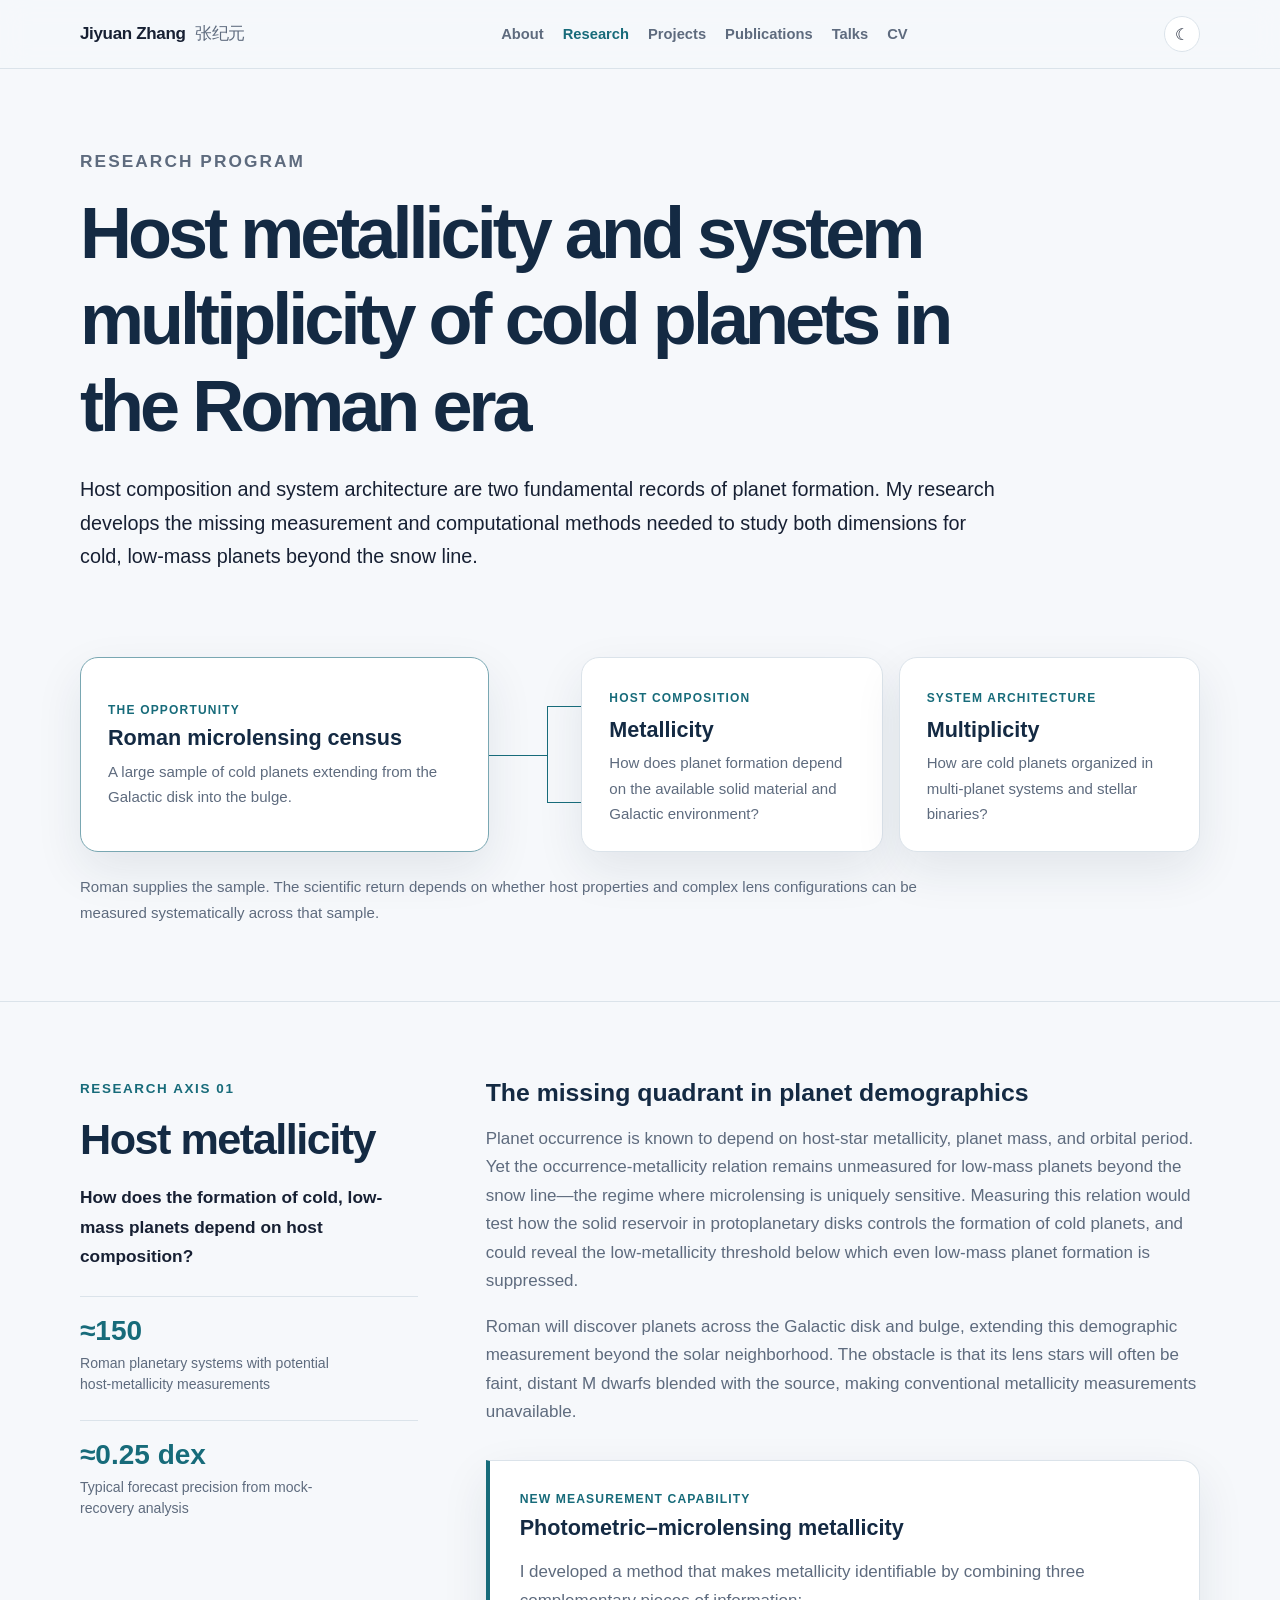
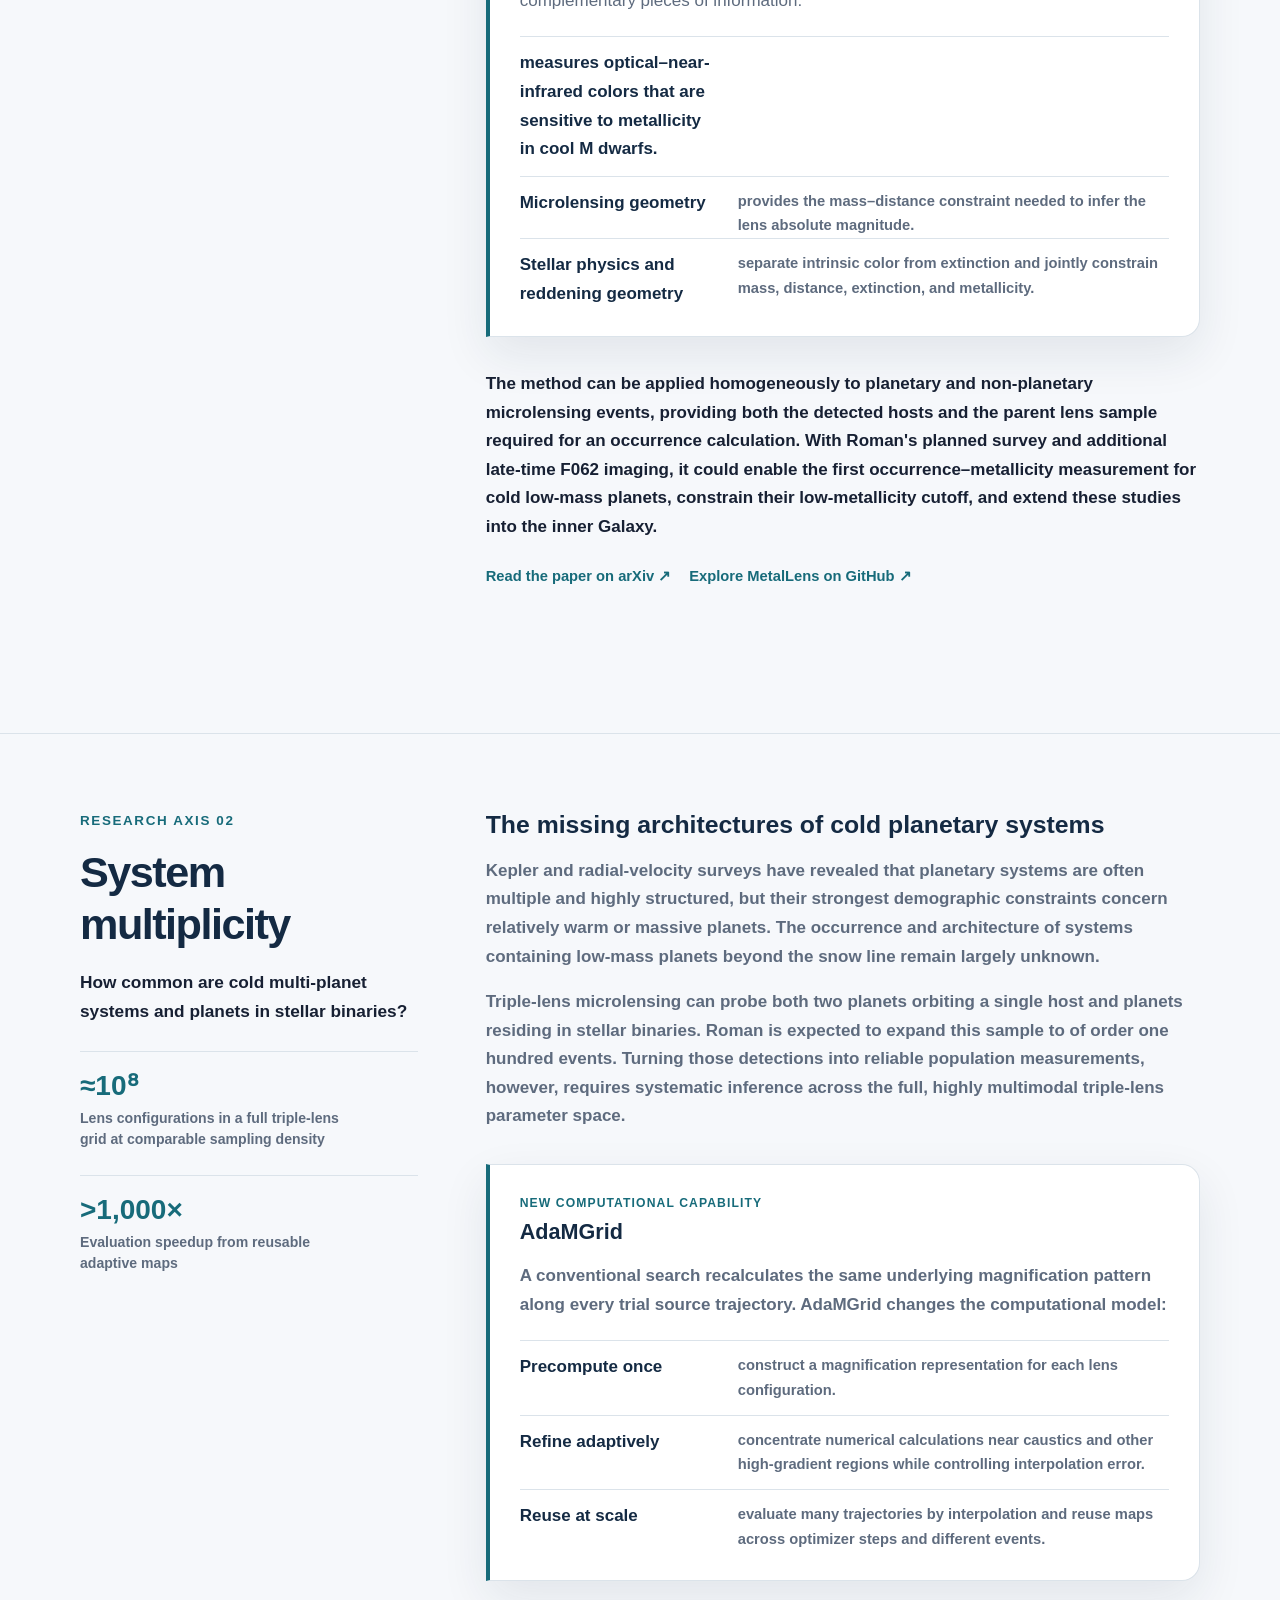
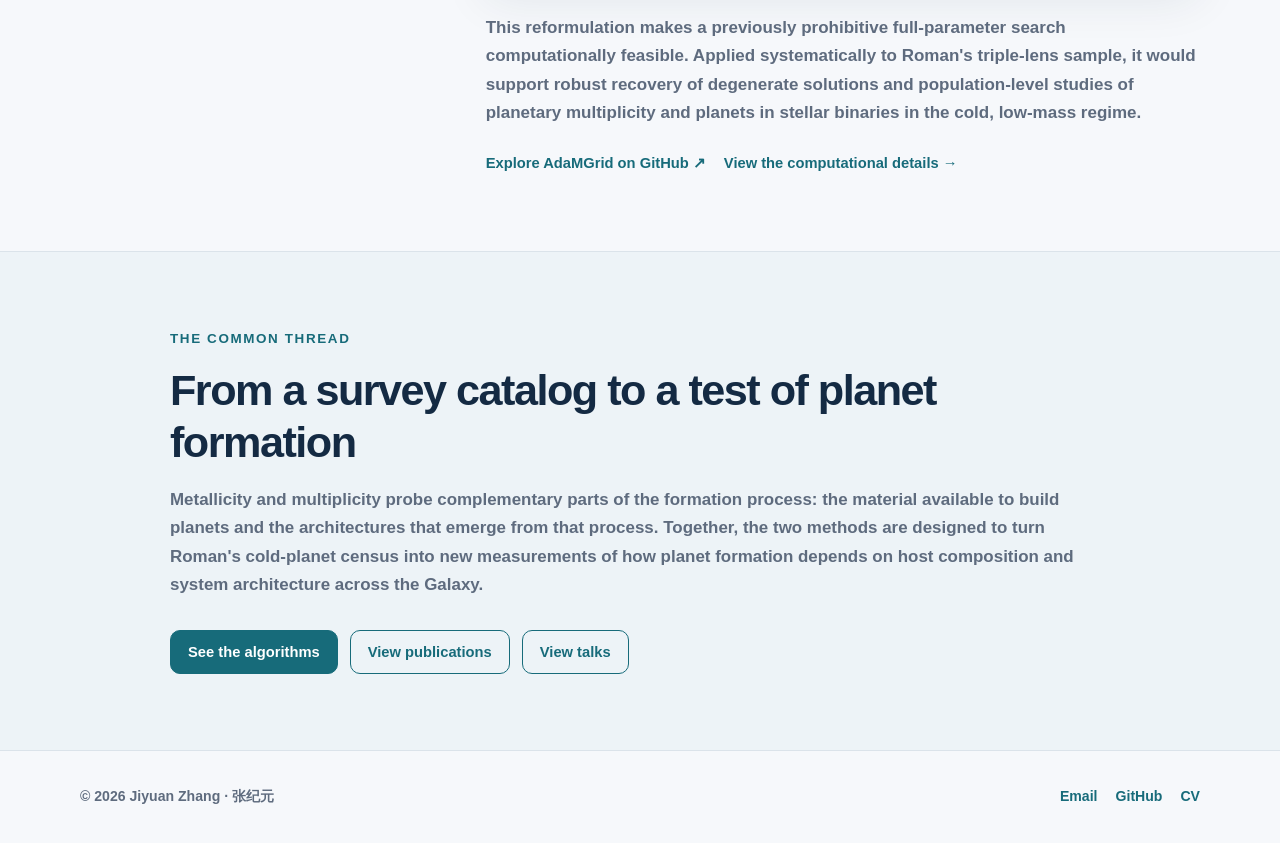
<file: research.html>
<!doctype html>
<html lang="en">
<head>
  <meta charset="utf-8">
  <meta name="viewport" content="width=device-width, initial-scale=1">
  <meta name="description" content="Jiyuan Zhang's research program on host metallicity and system multiplicity of cold planets in the Roman era.">
  <meta property="og:title" content="Host Metallicity and System Multiplicity of Cold Planets · Jiyuan Zhang">
  <meta property="og:description" content="New measurement and computational capabilities for host metallicity and system multiplicity in Roman's cold-planet sample.">
  <meta property="og:type" content="website">
  <meta property="og:url" content="https://zhangjiyuan22.github.io/research.html">
  <meta property="og:image" content="https://zhangjiyuan22.github.io/assets/profile.png">
  <title>Host Metallicity and System Multiplicity · Jiyuan Zhang</title>
  <link rel="icon" href="assets/favicon.svg" type="image/svg+xml">
  <link rel="stylesheet" href="assets/styles.css">
</head>
<body>
  <header class="site-header">
    <nav class="nav container" aria-label="Primary navigation">
      <a class="brand" href="index.html">Jiyuan Zhang <span>张纪元</span></a>
      <div class="nav-links">
        <a href="index.html">About</a>
        <a class="active" href="research.html">Research</a>
        <a href="projects.html">Projects</a>
        <a href="publications.html">Publications</a>
        <a href="talks.html">Talks</a>
        <a href="cv.html">CV</a>
      </div>
      <button class="theme-toggle" type="button" aria-label="Use dark theme">☾</button>
    </nav>
  </header>

  <main>
    <section class="page-hero research-hero container">
      <p class="eyebrow">Research program</p>
      <h1>Host metallicity and system multiplicity of cold planets in the Roman era</h1>
      <p class="research-deck">Host composition and system architecture are two fundamental records of planet formation. My research develops the missing measurement and computational methods needed to study both dimensions for cold, low-mass planets beyond the snow line.</p>
    </section>

    <section class="container" aria-label="Research program overview">
      <div class="research-map">
        <article class="map-node map-source">
          <span class="map-label">The opportunity</span>
          <h2>Roman microlensing census</h2>
          <p>A large sample of cold planets extending from the Galactic disk into the bulge.</p>
        </article>
        <div class="map-connector" aria-hidden="true"><span></span><span></span></div>
        <div class="map-branches">
          <article class="map-node">
            <span class="map-label">Host composition</span>
            <h2>Metallicity</h2>
            <p>How does planet formation depend on the available solid material and Galactic environment?</p>
          </article>
          <article class="map-node">
            <span class="map-label">System architecture</span>
            <h2>Multiplicity</h2>
            <p>How are cold planets organized in multi-planet systems and stellar binaries?</p>
          </article>
        </div>
      </div>
      <p class="research-map-caption">Roman supplies the sample. The scientific return depends on whether host properties and complex lens configurations can be measured systematically across that sample.</p>
    </section>

    <section class="research-chapter section" id="metallicity">
      <div class="container chapter-grid">
        <aside class="chapter-side">
          <p class="eyebrow">Research axis 01</p>
          <h2>Host metallicity</h2>
          <p class="chapter-question">How does the formation of cold, low-mass planets depend on host composition?</p>
          <div class="chapter-stat"><strong>≈150</strong><span>Roman planetary systems with potential host-metallicity measurements</span></div>
          <div class="chapter-stat"><strong>≈0.25 dex</strong><span>Typical forecast precision from mock-recovery analysis</span></div>
        </aside>
        <div class="chapter-body">
          <h3>The missing quadrant in planet demographics</h3>
          <p>Planet occurrence is known to depend on host-star metallicity, planet mass, and orbital period. Yet the occurrence-metallicity relation remains unmeasured for low-mass planets beyond the snow line—the regime where microlensing is uniquely sensitive. Measuring this relation would test how the solid reservoir in protoplanetary disks controls the formation of cold planets, and could reveal the low-metallicity threshold below which even low-mass planet formation is suppressed.</p>
          <p>Roman will discover planets across the Galactic disk and bulge, extending this demographic measurement beyond the solar neighborhood. The obstacle is that its lens stars will often be faint, distant M dwarfs blended with the source, making conventional metallicity measurements unavailable.</p>

          <div class="capability-block">
            <p class="kicker">New measurement capability</p>
            <h3>Photometric–microlensing metallicity</h3>
            <p>I developed a method that makes metallicity identifiable by combining three complementary pieces of information:</p>
            <ol class="method-steps">
              <li><strong>measures optical–near-infrared colors that are sensitive to metallicity in cool M dwarfs.</span></li>
              <li><strong>Microlensing geometry</strong><span>provides the mass–distance constraint needed to infer the lens absolute magnitude.</span></li>
              <li><strong>Stellar physics and reddening geometry</strong><span>separate intrinsic color from extinction and jointly constrain mass, distance, extinction, and metallicity.</span></li>
            </ol>
          </div>

          <p>The method can be applied homogeneously to planetary and non-planetary microlensing events, providing both the detected hosts and the parent lens sample required for an occurrence calculation. With Roman's planned survey and additional late-time F062 imaging, it could enable the first occurrence–metallicity measurement for cold low-mass planets, constrain their low-metallicity cutoff, and extend these studies into the inner Galaxy.</p>
          <div class="inline-links"><a href="https://arxiv.org/abs/2609.05265">Read the paper on arXiv ↗</a><a href="https://github.com/zhangjiyuan22/MetalLens">Explore MetalLens on GitHub ↗</a></div>
        </div>
      </div>
    </section>

    <section class="research-chapter section" id="multiplicity">
      <div class="container chapter-grid">
        <aside class="chapter-side">
          <p class="eyebrow">Research axis 02</p>
          <h2>System multiplicity</h2>
          <p class="chapter-question">How common are cold multi-planet systems and planets in stellar binaries?</p>
          <div class="chapter-stat"><strong>≈10⁸</strong><span>Lens configurations in a full triple-lens grid at comparable sampling density</span></div>
          <div class="chapter-stat"><strong>&gt;1,000×</strong><span>Evaluation speedup from reusable adaptive maps</span></div>
        </aside>
        <div class="chapter-body">
          <h3>The missing architectures of cold planetary systems</h3>
          <p>Kepler and radial-velocity surveys have revealed that planetary systems are often multiple and highly structured, but their strongest demographic constraints concern relatively warm or massive planets. The occurrence and architecture of systems containing low-mass planets beyond the snow line remain largely unknown.</p>
          <p>Triple-lens microlensing can probe both two planets orbiting a single host and planets residing in stellar binaries. Roman is expected to expand this sample to of order one hundred events. Turning those detections into reliable population measurements, however, requires systematic inference across the full, highly multimodal triple-lens parameter space.</p>

          <div class="capability-block">
            <p class="kicker">New computational capability</p>
            <h3>AdaMGrid</h3>
            <p>A conventional search recalculates the same underlying magnification pattern along every trial source trajectory. AdaMGrid changes the computational model:</p>
            <ol class="method-steps">
              <li><strong>Precompute once</strong><span>construct a magnification representation for each lens configuration.</span></li>
              <li><strong>Refine adaptively</strong><span>concentrate numerical calculations near caustics and other high-gradient regions while controlling interpolation error.</span></li>
              <li><strong>Reuse at scale</strong><span>evaluate many trajectories by interpolation and reuse maps across optimizer steps and different events.</span></li>
            </ol>
          </div>

          <p>This reformulation makes a previously prohibitive full-parameter search computationally feasible. Applied systematically to Roman's triple-lens sample, it would support robust recovery of degenerate solutions and population-level studies of planetary multiplicity and planets in stellar binaries in the cold, low-mass regime.</p>
          <div class="inline-links"><a href="https://github.com/zhangjiyuan22/AdaMGrid">Explore AdaMGrid on GitHub ↗</a><a href="projects.html#adamgrid">View the computational details →</a></div>
        </div>
      </div>
    </section>

    <section class="section synthesis-section">
      <div class="container synthesis-card">
        <p class="eyebrow">The common thread</p>
        <h2>From a survey catalog to a test of planet formation</h2>
        <p>Metallicity and multiplicity probe complementary parts of the formation process: the material available to build planets and the architectures that emerge from that process. Together, the two methods are designed to turn Roman's cold-planet census into new measurements of how planet formation depends on host composition and system architecture across the Galaxy.</p>
        <div class="hero-actions"><a class="button primary" href="projects.html">See the algorithms</a><a class="button secondary" href="publications.html">View publications</a><a class="button secondary" href="talks.html">View talks</a></div>
      </div>
    </section>
  </main>

  <footer class="site-footer">
    <div class="container footer-inner">
      <span>© 2026 Jiyuan Zhang · 张纪元</span>
      <div class="footer-links"><a href="mailto:zhangjy22@mails.tsinghua.edu.cn">Email</a><a href="https://github.com/zhangjiyuan22">GitHub</a><a href="assets/Jiyuan_Zhang_CV.pdf">CV</a></div>
    </div>
  </footer>
  <script src="assets/site.js"></script>
</body>
</html>
</file>
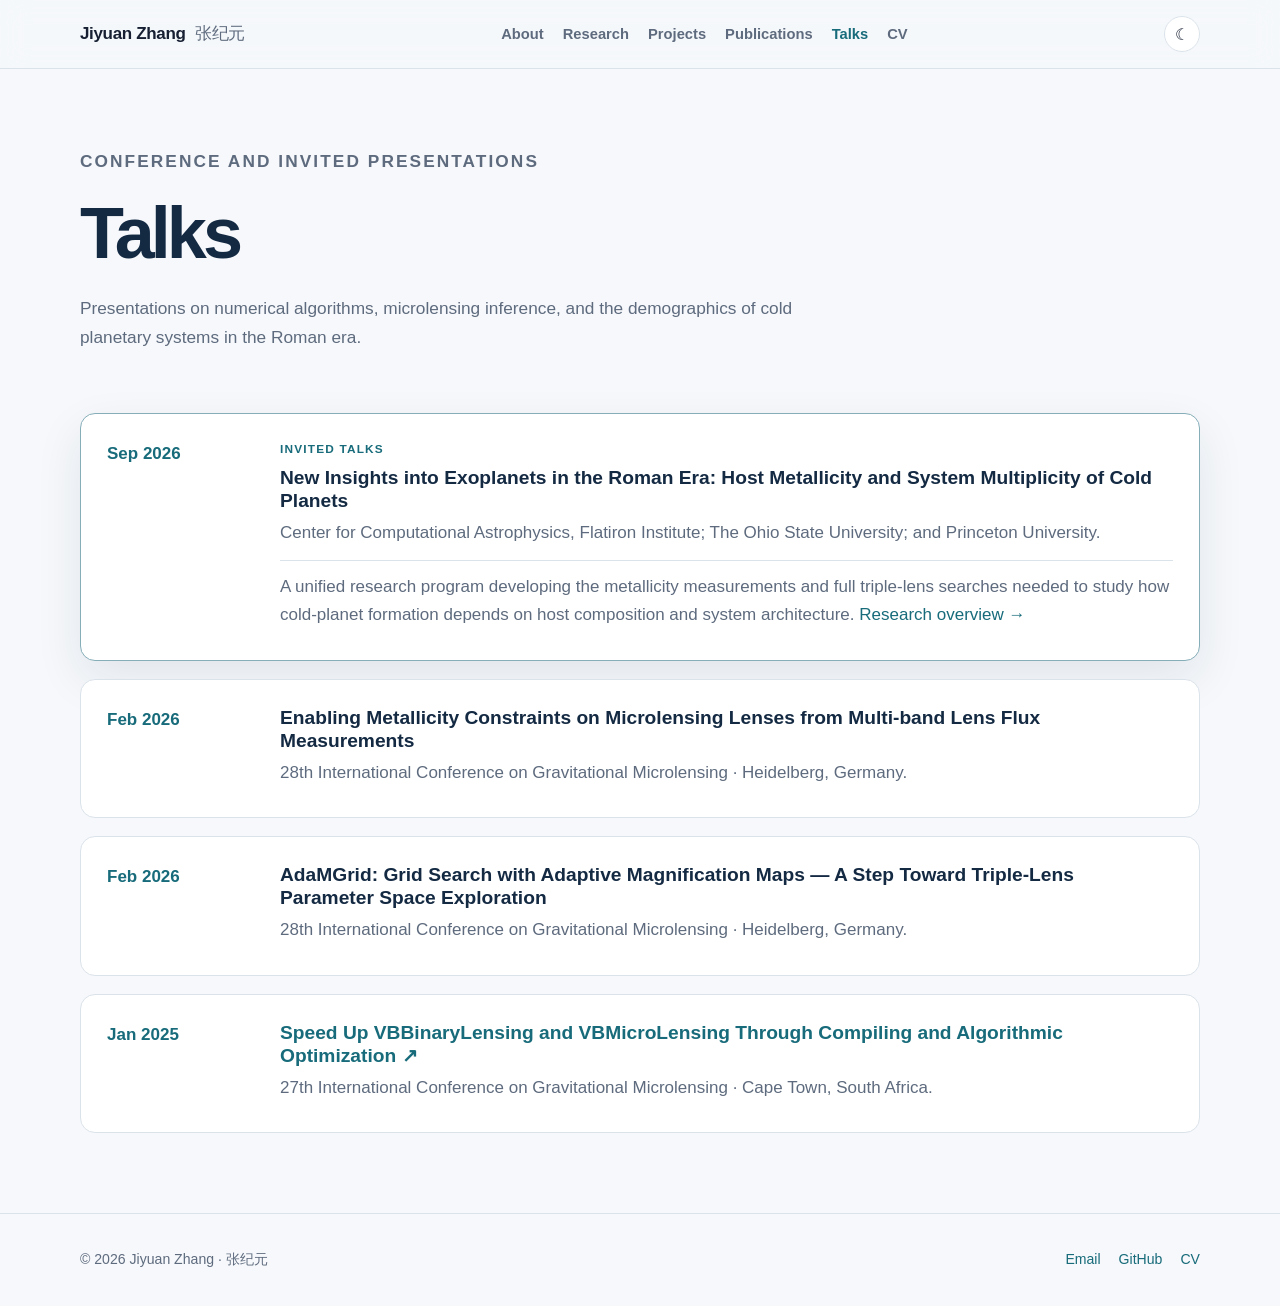
<file: talks.html>
<!doctype html>
<html lang="en">
<head>
  <meta charset="utf-8"><meta name="viewport" content="width=device-width, initial-scale=1">
  <meta name="description" content="Conference and invited talks by Jiyuan Zhang.">
  <title>Talks · Jiyuan Zhang</title>
  <link rel="icon" href="assets/favicon.svg" type="image/svg+xml"><link rel="stylesheet" href="assets/styles.css">
</head>
<body>
  <header class="site-header"><nav class="nav container" aria-label="Primary navigation"><a class="brand" href="index.html">Jiyuan Zhang <span>张纪元</span></a><div class="nav-links"><a href="index.html">About</a><a href="research.html">Research</a><a href="projects.html">Projects</a><a href="publications.html">Publications</a><a class="active" href="talks.html">Talks</a><a href="cv.html">CV</a></div><button class="theme-toggle" type="button" aria-label="Use dark theme">☾</button></nav></header>
  <main>
    <section class="page-hero container"><p class="eyebrow">Conference and invited presentations</p><h1>Talks</h1><p>Presentations on numerical algorithms, microlensing inference, and the demographics of cold planetary systems in the Roman era.</p></section>
    <section class="talk-list container">
      <article class="talk featured-talk"><time datetime="2026-09">Sep 2026</time><div><p class="talk-type">Invited Talks</p><h2>New Insights into Exoplanets in the Roman Era: Host Metallicity and System Multiplicity of Cold Planets</h2><p>Center for Computational Astrophysics, Flatiron Institute; The Ohio State University; and Princeton University.</p><p class="talk-summary">A unified research program developing the metallicity measurements and full triple-lens searches needed to study how cold-planet formation depends on host composition and system architecture. <a href="research.html">Research overview →</a></p></div></article>
      <article class="talk"><time datetime="2026-02">Feb 2026</time><div><h2>Enabling Metallicity Constraints on Microlensing Lenses from Multi-band Lens Flux Measurements</h2><p>28th International Conference on Gravitational Microlensing · Heidelberg, Germany.</p></div></article>
      <article class="talk"><time datetime="2026-02">Feb 2026</time><div><h2>AdaMGrid: Grid Search with Adaptive Magnification Maps — A Step Toward Triple-Lens Parameter Space Exploration</h2><p>28th International Conference on Gravitational Microlensing · Heidelberg, Germany.</p></div></article>
      <article class="talk"><time datetime="2025-01">Jan 2025</time><div><h2><a href="https://www.youtube.com/watch?v=LREitrjWqio">Speed Up VBBinaryLensing and VBMicroLensing Through Compiling and Algorithmic Optimization ↗</a></h2><p>27th International Conference on Gravitational Microlensing · Cape Town, South Africa.</p></div></article>
    </section>
  </main>
  <footer class="site-footer"><div class="container footer-inner"><span>© 2026 Jiyuan Zhang · 张纪元</span><div class="footer-links"><a href="mailto:zhangjy22@mails.tsinghua.edu.cn">Email</a><a href="https://github.com/zhangjiyuan22">GitHub</a><a href="assets/Jiyuan_Zhang_CV.pdf">CV</a></div></div></footer>
  <script src="assets/site.js"></script>
</body>
</html>
</file>
<file: assets/styles.css>
:root {
  --bg: #f6f8fb;
  --surface: #ffffff;
  --surface-soft: #edf3f7;
  --text: #172033;
  --muted: #5e6b7e;
  --line: #dbe3ea;
  --accent: #176b7a;
  --accent-dark: #0e5260;
  --accent-soft: #dceef1;
  --warm: #a85f2f;
  --warm-soft: #f5e8dc;
  --navy: #142a43;
  --deep-section: #142a43;
  --shadow: 0 18px 48px rgba(20, 42, 67, 0.09);
  --radius: 18px;
  --max: 1120px;
}

[data-theme="dark"] {
  --bg: #0f1722;
  --surface: #172231;
  --surface-soft: #1d2c3d;
  --text: #edf3f7;
  --muted: #abb8c7;
  --line: #2d3d50;
  --accent: #72c7d2;
  --accent-dark: #9adbe3;
  --accent-soft: #173d47;
  --warm: #e5a36f;
  --warm-soft: #3e2b22;
  --navy: #dcecf4;
  --deep-section: #0b121c;
  --shadow: 0 18px 48px rgba(0, 0, 0, 0.22);
}

* { box-sizing: border-box; }

html { scroll-behavior: smooth; }

body {
  margin: 0;
  background: var(--bg);
  color: var(--text);
  font-family: -apple-system, BlinkMacSystemFont, "Segoe UI", "Helvetica Neue", Arial, sans-serif;
  font-size: 17px;
  line-height: 1.68;
  -webkit-font-smoothing: antialiased;
}

a { color: var(--accent); text-decoration: none; }
a:hover { color: var(--accent-dark); text-decoration: underline; text-underline-offset: 3px; }

.container { width: min(calc(100% - 40px), var(--max)); margin: 0 auto; }

.site-header {
  position: sticky;
  top: 0;
  z-index: 20;
  background: color-mix(in srgb, var(--bg) 90%, transparent);
  backdrop-filter: blur(14px);
  border-bottom: 1px solid var(--line);
}

.nav {
  min-height: 68px;
  display: flex;
  align-items: center;
  justify-content: space-between;
  gap: 24px;
}

.brand {
  color: var(--text);
  font-weight: 760;
  letter-spacing: -0.02em;
  white-space: nowrap;
}

.brand:hover { color: var(--text); text-decoration: none; }
.brand span { color: var(--muted); font-weight: 520; margin-left: 5px; }

.nav-links { display: flex; align-items: center; gap: 19px; }
.nav-links a { color: var(--muted); font-size: 0.92rem; font-weight: 620; }
.nav-links a:hover, .nav-links a.active { color: var(--accent); text-decoration: none; }

.theme-toggle {
  width: 36px;
  height: 36px;
  border: 1px solid var(--line);
  border-radius: 50%;
  background: var(--surface);
  color: var(--text);
  cursor: pointer;
  font-size: 1rem;
}

main { min-height: calc(100vh - 150px); }

.hero {
  display: grid;
  grid-template-columns: minmax(0, 1fr) 290px;
  gap: 72px;
  align-items: center;
  padding: 92px 0 62px;
}

.eyebrow {
  margin: 0 0 14px;
  color: var(--accent);
  font-size: 0.84rem;
  font-weight: 760;
  letter-spacing: 0.12em;
  text-transform: uppercase;
}

h1, h2, h3 { color: var(--navy); line-height: 1.2; }
h1 { margin: 0; font-size: clamp(2.8rem, 7vw, 5.6rem); letter-spacing: -0.055em; }
.cn-name { display: inline-block; margin-left: 10px; color: var(--muted); font-size: 0.36em; letter-spacing: 0; font-weight: 570; }

.hero h2 {
  max-width: 780px;
  margin: 24px 0 18px;
  font-size: clamp(1.45rem, 3vw, 2.25rem);
  letter-spacing: -0.025em;
  font-weight: 650;
}

.hero-copy { max-width: 780px; margin: 13px 0; color: var(--muted); font-size: 1.04rem; }
.hero-actions { display: flex; flex-wrap: wrap; gap: 12px; margin-top: 30px; }

.button {
  display: inline-flex;
  align-items: center;
  justify-content: center;
  min-height: 44px;
  padding: 9px 17px;
  border-radius: 10px;
  border: 1px solid var(--accent);
  font-size: 0.92rem;
  font-weight: 700;
}

.button.primary { background: var(--accent); color: #fff; }
.button.primary:hover { background: var(--accent-dark); color: #fff; text-decoration: none; }
.button.secondary { background: transparent; color: var(--accent); }
.button.secondary:hover { background: var(--surface-soft); text-decoration: none; }

.portrait-wrap { position: relative; justify-self: center; }
.portrait-wrap::before {
  content: "";
  position: absolute;
  inset: 14px -18px -14px 18px;
  border-radius: 38% 62% 58% 42% / 46% 42% 58% 54%;
  background: var(--surface-soft);
}

.portrait {
  position: relative;
  display: block;
  width: 260px;
  aspect-ratio: 1;
  object-fit: cover;
  border-radius: 50%;
  border: 7px solid var(--surface);
  box-shadow: var(--shadow);
}

.metric-grid {
  display: grid;
  grid-template-columns: repeat(3, 1fr);
  gap: 16px;
  margin: 8px 0 86px;
}

.metrics-section { padding: 72px 0; }
.metrics-section .section-intro { max-width: 880px; margin-bottom: 30px; }
.metrics-section .metric-grid { margin: 0; }

.research-program-section {
  position: relative;
  overflow: hidden;
  background: var(--deep-section);
  color: #edf5f7;
  border-top: 0;
}

.research-program-section::after {
  content: "";
  position: absolute;
  width: 420px;
  height: 420px;
  right: -180px;
  top: -210px;
  border: 1px solid color-mix(in srgb, var(--accent) 60%, transparent);
  border-radius: 50%;
  box-shadow: 0 0 0 70px color-mix(in srgb, var(--accent) 8%, transparent), 0 0 0 140px color-mix(in srgb, var(--accent) 5%, transparent);
  pointer-events: none;
}

.research-program-section .section-head,
.research-program-section .section-lede,
.research-program-section .research-pillars,
.research-program-section .program-synthesis { position: relative; z-index: 1; }
.research-program-section h2,
.research-program-section h3 { color: #fff; }
.research-program-section .eyebrow,
.research-program-section a { color: #8fd7df; }
.research-heading { align-items: start; }
.section-lede { max-width: 900px; margin: 0 0 32px; color: #c0ced8; font-size: 1.07rem; }

.research-pillars { display: grid; grid-template-columns: repeat(2, 1fr); gap: 18px; }
.pillar-card {
  position: relative;
  padding: 30px;
  background: color-mix(in srgb, #fff 7%, transparent);
  border: 1px solid color-mix(in srgb, #fff 15%, transparent);
  border-radius: var(--radius);
}
.pillar-number { position: absolute; right: 24px; top: 21px; color: color-mix(in srgb, #fff 22%, transparent); font-size: 2.2rem; font-weight: 800; line-height: 1; }
.pillar-card .kicker { margin: 0 0 8px; color: #8fd7df; font-size: 0.76rem; font-weight: 760; letter-spacing: 0.09em; text-transform: uppercase; }
.pillar-card h3 { max-width: 430px; margin: 0 0 12px; font-size: 1.42rem; }
.pillar-card p { max-width: 550px; color: #c0ced8; }
.pillar-card .pillar-outcome { color: #fff; font-weight: 650; }
.pillar-card > a { display: inline-block; margin-top: 5px; font-size: 0.9rem; font-weight: 730; }
.program-synthesis { max-width: 970px; margin: 30px 0 0; padding-left: 20px; border-left: 3px solid #8fd7df; color: #e7f0f3; font-size: 1.05rem; }

.metric {
  padding: 24px;
  background: var(--surface);
  border: 1px solid var(--line);
  border-radius: var(--radius);
  box-shadow: var(--shadow);
}

.metric strong { display: block; color: var(--navy); font-size: 1.45rem; line-height: 1.25; }
.metric span { display: block; margin-top: 6px; color: var(--muted); font-size: 0.9rem; }

.section { padding: 76px 0; border-top: 1px solid var(--line); }
.section-head { display: flex; align-items: end; justify-content: space-between; gap: 30px; margin-bottom: 30px; }
.section h2 { margin: 0; font-size: clamp(1.8rem, 4vw, 2.7rem); letter-spacing: -0.035em; }
.section-intro { max-width: 720px; color: var(--muted); }

.card-grid { display: grid; grid-template-columns: repeat(3, 1fr); gap: 18px; }
.card {
  display: flex;
  flex-direction: column;
  min-height: 100%;
  padding: 27px;
  background: var(--surface);
  border: 1px solid var(--line);
  border-radius: var(--radius);
  box-shadow: var(--shadow);
}

.card .kicker { color: var(--accent); font-size: 0.76rem; font-weight: 760; letter-spacing: 0.09em; text-transform: uppercase; }
.card h3 { margin: 10px 0 10px; font-size: 1.35rem; }
.card p { color: var(--muted); font-size: 0.94rem; }
.card .result { margin-top: auto; padding-top: 12px; color: var(--text); font-weight: 680; }
.card-links { display: flex; flex-wrap: wrap; gap: 14px; margin-top: 15px; font-size: 0.9rem; font-weight: 700; }

.split { display: grid; grid-template-columns: 1.1fr 0.9fr; gap: 55px; align-items: start; }
.timeline { display: grid; gap: 0; }
.timeline-item { position: relative; padding: 0 0 28px 26px; border-left: 1px solid var(--line); }
.timeline-item::before { content: ""; position: absolute; left: -5px; top: 8px; width: 9px; height: 9px; border-radius: 50%; background: var(--accent); }
.timeline-item:last-child { padding-bottom: 0; }
.timeline-item h3 { margin: 0; font-size: 1.08rem; }
.timeline-item p { margin: 5px 0 0; color: var(--muted); font-size: 0.93rem; }

.link-list { display: grid; gap: 13px; }
.link-row { display: flex; align-items: center; justify-content: space-between; gap: 20px; padding: 17px 19px; background: var(--surface); border: 1px solid var(--line); border-radius: 13px; }
.link-row strong { color: var(--navy); }
.link-row span { color: var(--muted); font-size: 0.9rem; }

.page-hero { padding: 78px 0 44px; }
.page-hero h1 { font-size: clamp(2.5rem, 6vw, 4.5rem); }
.page-hero p { max-width: 780px; color: var(--muted); font-size: 1.08rem; }

.research-hero { padding-bottom: 58px; }
.research-hero h1 { max-width: 940px; }
.research-hero .research-deck { max-width: 920px; margin-top: 24px; font-size: 1.24rem; color: var(--text); }

.research-map { display: grid; grid-template-columns: 0.86fr 92px 1.3fr; align-items: stretch; padding: 6px 0 22px; }
.map-node { padding: 25px 27px; background: var(--surface); border: 1px solid var(--line); border-radius: var(--radius); box-shadow: var(--shadow); }
.map-source { display: flex; flex-direction: column; justify-content: center; border-color: color-mix(in srgb, var(--accent) 50%, var(--line)); }
.map-node h2 { margin: 5px 0 8px; font-size: 1.35rem; }
.map-node p { margin: 0; color: var(--muted); font-size: 0.94rem; }
.map-label { color: var(--accent); font-size: 0.75rem; font-weight: 760; letter-spacing: 0.1em; text-transform: uppercase; }
.map-branches { display: grid; grid-template-columns: repeat(2, 1fr); gap: 16px; }
.map-connector { position: relative; min-height: 100%; }
.map-connector::before { content: ""; position: absolute; left: 0; right: 36%; top: 50%; height: 1px; background: var(--accent); }
.map-connector::after { content: ""; position: absolute; right: 36%; top: 25%; bottom: 25%; width: 1px; background: var(--accent); }
.map-connector span { position: absolute; left: 64%; right: 0; height: 1px; background: var(--accent); }
.map-connector span:first-child { top: 25%; }
.map-connector span:last-child { bottom: 25%; }
.research-map-caption { max-width: 900px; margin: 0 0 76px; color: var(--muted); font-size: 0.94rem; }

.research-chapter { scroll-margin-top: 80px; }
.chapter-grid { display: grid; grid-template-columns: 0.78fr 1.65fr; gap: 68px; }
.chapter-side { position: sticky; top: 108px; align-self: start; }
.chapter-side h2 { margin-bottom: 15px; }
.chapter-question { color: var(--text); font-size: 1.08rem; font-weight: 620; }
.chapter-stat { margin-top: 25px; padding-top: 18px; border-top: 1px solid var(--line); }
.chapter-stat strong { display: block; color: var(--accent); font-size: 1.75rem; line-height: 1.15; }
.chapter-stat span { display: block; max-width: 280px; margin-top: 6px; color: var(--muted); font-size: 0.88rem; line-height: 1.5; }
.chapter-body > h3 { margin: 0 0 16px; font-size: 1.55rem; }
.chapter-body > p { color: var(--muted); }
.capability-block { margin: 33px 0; padding: 28px 30px; background: var(--surface); border: 1px solid var(--line); border-left: 4px solid var(--accent); border-radius: 0 var(--radius) var(--radius) 0; box-shadow: var(--shadow); }
.capability-block .kicker { margin: 0; color: var(--accent); font-size: 0.76rem; font-weight: 760; letter-spacing: 0.09em; text-transform: uppercase; }
.capability-block h3 { margin: 6px 0 10px; font-size: 1.35rem; }
.capability-block > p:last-of-type { color: var(--muted); }
.method-steps { display: grid; gap: 12px; margin: 21px 0 0; padding: 0; list-style: none; counter-reset: method; }
.method-steps li { display: grid; grid-template-columns: 1fr 2.2fr; gap: 22px; padding-top: 12px; border-top: 1px solid var(--line); counter-increment: method; }
.method-steps strong { color: var(--navy); }
.method-steps span { color: var(--muted); font-size: 0.92rem; }
.inline-links { display: flex; flex-wrap: wrap; gap: 18px; margin-top: 23px; font-size: 0.92rem; font-weight: 730; }

.synthesis-section { background: var(--surface-soft); }
.synthesis-card { max-width: 940px; }
.synthesis-card > p:not(.eyebrow) { color: var(--muted); font-size: 1.06rem; }
.synthesis-card .synthesis-method { padding-left: 20px; border-left: 3px solid var(--accent); color: var(--text); font-weight: 620; }

.project-detail {
  display: grid;
  grid-template-columns: 230px 1fr;
  gap: 40px;
  padding: 42px 0;
  border-top: 1px solid var(--line);
}
.project-detail h2 { margin: 0; font-size: 1.65rem; }
.project-meta { color: var(--accent); font-size: 0.82rem; font-weight: 760; letter-spacing: 0.07em; text-transform: uppercase; }
.project-body p:first-child { margin-top: 0; }
.project-body ul { padding-left: 20px; }
.project-body li { margin: 8px 0; }
.project-context { margin-top: 20px; font-size: 0.9rem; font-weight: 700; }

.publication-list { display: grid; gap: 18px; padding-bottom: 80px; }
.publication {
  padding: 24px 26px;
  background: var(--surface);
  border: 1px solid var(--line);
  border-radius: 15px;
}
.publication h2 { margin: 0 0 9px; font-size: 1.16rem; line-height: 1.42; }
.publication p { margin: 5px 0; color: var(--muted); font-size: 0.92rem; }
.tag { display: inline-block; margin-top: 9px; padding: 3px 9px; border-radius: 999px; background: var(--surface-soft); color: var(--accent); font-size: 0.76rem; font-weight: 720; }

.talk-list { display: grid; gap: 18px; padding-bottom: 80px; }
.talk { display: grid; grid-template-columns: 145px 1fr; gap: 28px; padding: 26px; background: var(--surface); border: 1px solid var(--line); border-radius: 15px; }
.talk time { color: var(--accent); font-weight: 760; }
.talk h2 { margin: 0 0 7px; font-size: 1.2rem; }
.talk p { margin: 4px 0; color: var(--muted); }
.featured-talk { border-color: color-mix(in srgb, var(--accent) 44%, var(--line)); box-shadow: var(--shadow); }
.talk .talk-type { margin: 0 0 6px; color: var(--accent); font-size: 0.74rem; font-weight: 760; letter-spacing: 0.1em; text-transform: uppercase; }
.talk .talk-summary { margin-top: 12px; padding-top: 12px; border-top: 1px solid var(--line); }

.cv-frame { width: 100%; height: 1080px; border: 1px solid var(--line); border-radius: 14px; background: var(--surface); }
.cv-actions { display: flex; flex-wrap: wrap; gap: 12px; margin: 20px 0 35px; }
.cv-sheet { margin-bottom: 80px; padding: 42px; background: var(--surface); border: 1px solid var(--line); border-radius: var(--radius); box-shadow: var(--shadow); }
.cv-section { padding: 30px 0; border-top: 1px solid var(--line); }
.cv-section:first-child { padding-top: 0; border-top: 0; }
.cv-section h2 { margin: 0 0 18px; font-size: 1.35rem; }
.cv-row { display: grid; grid-template-columns: 165px 1fr; gap: 25px; margin: 17px 0; }
.cv-date { color: var(--muted); font-size: 0.9rem; font-weight: 650; }
.cv-entry strong { color: var(--navy); }
.cv-entry p { margin: 3px 0; color: var(--muted); font-size: 0.94rem; }

.site-footer { padding: 34px 0; border-top: 1px solid var(--line); color: var(--muted); font-size: 0.88rem; }
.footer-inner { display: flex; justify-content: space-between; gap: 20px; }
.footer-links { display: flex; gap: 18px; }

@media (max-width: 850px) {
  .nav { align-items: flex-start; padding: 17px 0; }
  .nav-links { gap: 14px; overflow-x: auto; padding-bottom: 2px; }
  .theme-toggle { flex: 0 0 auto; }
  .hero { grid-template-columns: 1fr; gap: 42px; padding-top: 62px; }
  .portrait-wrap { grid-row: 1; }
  .portrait { width: 210px; }
  .metric-grid, .card-grid { grid-template-columns: 1fr; }
  .split, .project-detail, .chapter-grid { grid-template-columns: 1fr; gap: 30px; }
  .research-pillars { grid-template-columns: 1fr; }
  .research-map { grid-template-columns: 1fr; gap: 14px; }
  .map-connector { display: none; }
  .map-branches { grid-template-columns: 1fr 1fr; }
  .chapter-side { position: static; }
  .metric-grid { margin-bottom: 62px; }
}

@media (max-width: 620px) {
  body { font-size: 16px; }
  .container { width: min(calc(100% - 28px), var(--max)); }
  .nav { display: block; }
  .brand { display: block; margin-bottom: 12px; }
  .nav-links { width: 100%; }
  .theme-toggle { position: absolute; right: 14px; top: 13px; }
  .hero { padding-top: 48px; }
  .cn-name { display: block; margin: 7px 0 0; font-size: 0.34em; }
  .section { padding: 58px 0; }
  .section-head { align-items: start; flex-direction: column; }
  .research-hero .research-deck { font-size: 1.08rem; }
  .map-branches { grid-template-columns: 1fr; }
  .method-steps li { grid-template-columns: 1fr; gap: 4px; }
  .pillar-card, .capability-block { padding: 23px 21px; }
  .talk { grid-template-columns: 1fr; gap: 8px; }
  .cv-sheet { padding: 25px 20px; }
  .cv-row { grid-template-columns: 1fr; gap: 3px; }
  .footer-inner { flex-direction: column; }
  .cv-frame { height: 720px; }
}

@media print {
  .site-header, .theme-toggle, .hero-actions, .site-footer { display: none; }
  body { background: #fff; color: #111; }
  .card, .metric, .publication, .talk { box-shadow: none; break-inside: avoid; }
}
</file>
